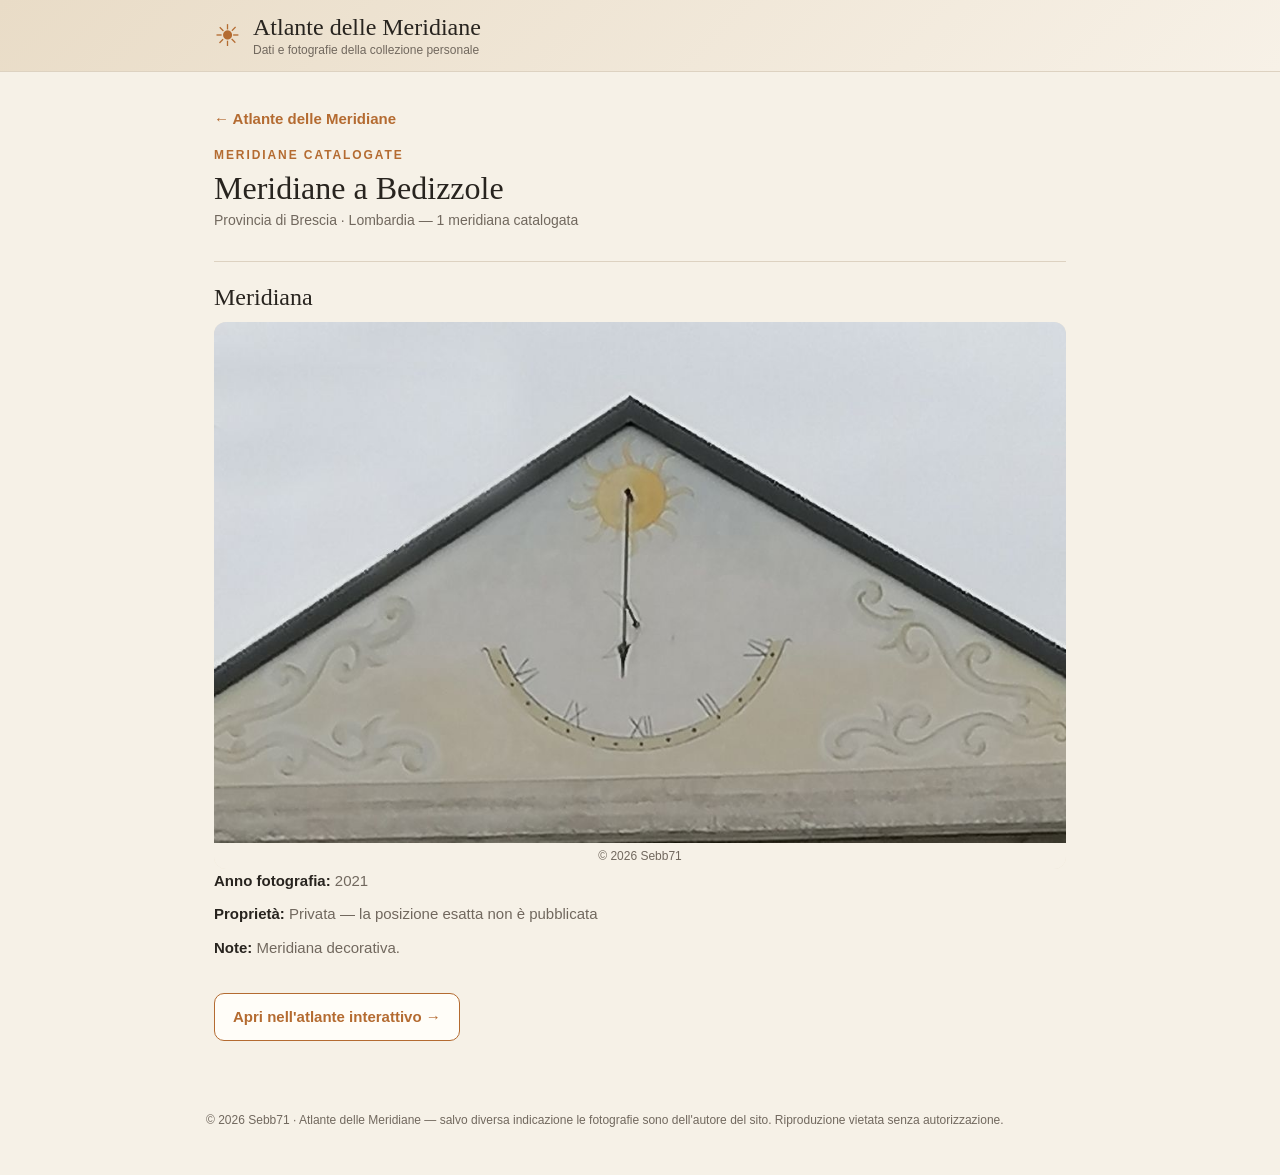
<file: comuni/bedizzole-bs.html>
<!doctype html>
<html lang="it">
<head>
  <meta charset="utf-8">
  <meta name="viewport" content="width=device-width, initial-scale=1">
  <title>Meridiane a Bedizzole (BS) – Atlante delle Meridiane</title>
  <meta name="description" content="1 meridiana catalogata a Bedizzole (BS), provincia di Brescia: fotografie, motti e località.">
  <meta name="robots" content="index, follow">
  <link rel="canonical" href="https://sebb71.github.io/meridiane/comuni/bedizzole-bs.html">
  <meta name="theme-color" content="#e9dcc7">
  <meta property="og:type" content="website">
  <meta property="og:locale" content="it_IT">
  <meta property="og:site_name" content="Atlante delle Meridiane">
  <meta property="og:title" content="Meridiane a Bedizzole (BS) – Atlante delle Meridiane">
  <meta property="og:description" content="1 meridiana catalogata a Bedizzole (BS), provincia di Brescia: fotografie, motti e località.">
  <meta property="og:url" content="https://sebb71.github.io/meridiane/comuni/bedizzole-bs.html">
  <meta property="og:image" content="https://sebb71.github.io/meridiane/catalogo/medie/meridiana_001.jpg">
  <meta name="twitter:card" content="summary_large_image">
  <script type="application/ld+json">{"@context": "https://schema.org", "@type": "CollectionPage", "name": "Meridiane a Bedizzole (BS) – Atlante delle Meridiane", "description": "1 meridiana catalogata a Bedizzole (BS), provincia di Brescia: fotografie, motti e località.", "url": "https://sebb71.github.io/meridiane/comuni/bedizzole-bs.html", "inLanguage": "it", "isPartOf": {"@type": "WebSite", "name": "Atlante delle Meridiane", "url": "https://sebb71.github.io/meridiane/"}}</script>
  <link rel="stylesheet" href="../style.css">
</head>
<body>
  <header class="topbar">
    <a class="brand" href="../index.html" aria-label="Vai all'Atlante delle Meridiane">
      <span class="brand-sun">☀</span>
      <span class="brand-text">
        <strong>Atlante delle Meridiane</strong>
        <small>Dati e fotografie della collezione personale</small>
      </span>
    </a>
  </header>
  <main>
    <a class="back" href="../index.html">← Atlante delle Meridiane</a>
    <p class="eyebrow">MERIDIANE CATALOGATE</p>
    <h1 class="page-title">Meridiane a Bedizzole</h1>
    <p class="muted">Provincia di Brescia · Lombardia — 1 meridiana catalogata</p>
    <article class="sundial-card" id="meridiana-1"><h2>Meridiana</h2><figure class="sundial-figure"><img src="../catalogo/medie/meridiana_001.jpg" alt="Meridiana a Bedizzole" width="1024" height="626"><figcaption>© 2026 Sebb71</figcaption></figure><div class="meta"><div><strong>Anno fotografia:</strong> 2021</div><div><strong>Proprietà:</strong> Privata — la posizione esatta non è pubblicata</div><div><strong>Note:</strong> Meridiana decorativa.</div></div></article>
    <p class="page-cta"><a class="cta-btn" href="../index.html#c=bedizzole-bs">Apri nell'atlante interattivo →</a></p>
  </main>
  <footer>
    <p>© 2026 Sebb71 · Atlante delle Meridiane — salvo diversa indicazione le fotografie sono dell'autore del sito. Riproduzione vietata senza autorizzazione.</p>
  </footer>
</body>
</html>
</file>
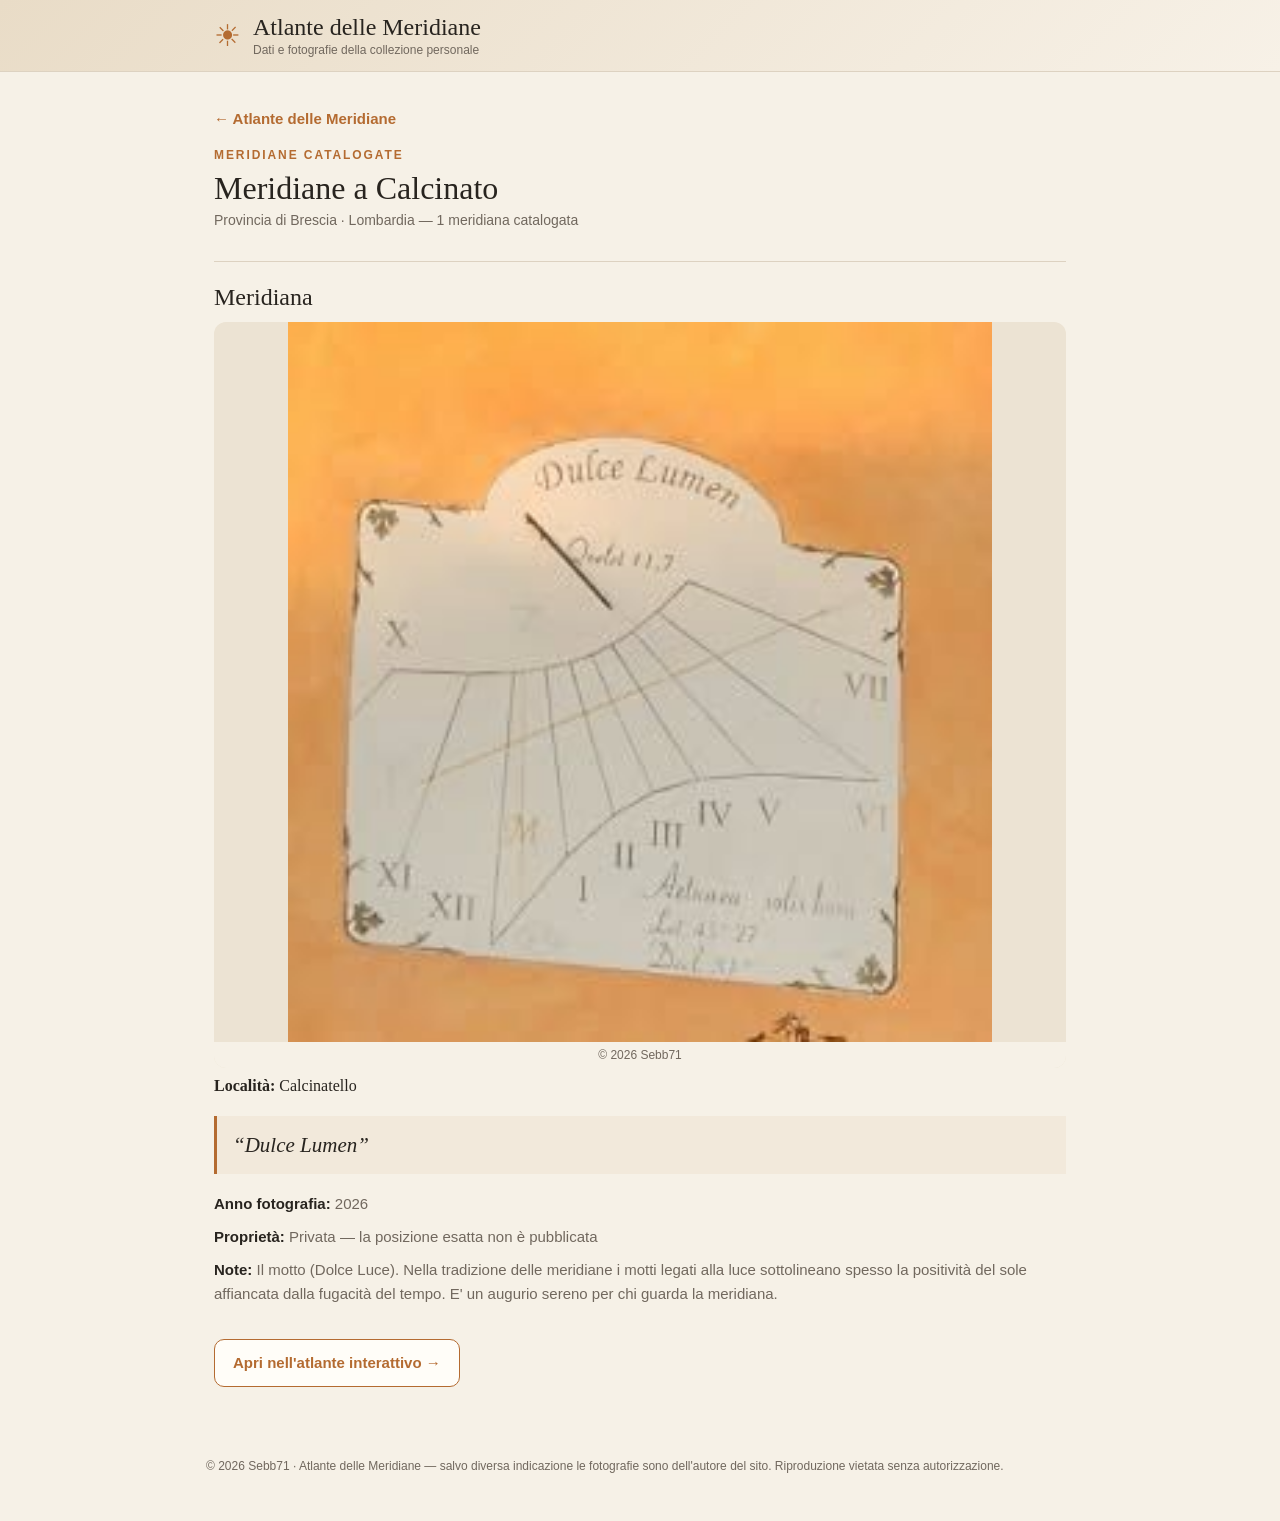
<file: comuni/calcinato-bs.html>
<!doctype html>
<html lang="it">
<head>
  <meta charset="utf-8">
  <meta name="viewport" content="width=device-width, initial-scale=1">
  <title>Meridiane a Calcinato (BS) – Atlante delle Meridiane</title>
  <meta name="description" content="1 meridiana catalogata a Calcinato (BS), provincia di Brescia: fotografie, motti e località.">
  <meta name="robots" content="index, follow">
  <link rel="canonical" href="https://sebb71.github.io/meridiane/comuni/calcinato-bs.html">
  <meta name="theme-color" content="#e9dcc7">
  <meta property="og:type" content="website">
  <meta property="og:locale" content="it_IT">
  <meta property="og:site_name" content="Atlante delle Meridiane">
  <meta property="og:title" content="Meridiane a Calcinato (BS) – Atlante delle Meridiane">
  <meta property="og:description" content="1 meridiana catalogata a Calcinato (BS), provincia di Brescia: fotografie, motti e località.">
  <meta property="og:url" content="https://sebb71.github.io/meridiane/comuni/calcinato-bs.html">
  <meta property="og:image" content="https://sebb71.github.io/meridiane/catalogo/medie/meridiana_010.jpg">
  <meta name="twitter:card" content="summary_large_image">
  <script type="application/ld+json">{"@context": "https://schema.org", "@type": "CollectionPage", "name": "Meridiane a Calcinato (BS) – Atlante delle Meridiane", "description": "1 meridiana catalogata a Calcinato (BS), provincia di Brescia: fotografie, motti e località.", "url": "https://sebb71.github.io/meridiane/comuni/calcinato-bs.html", "inLanguage": "it", "isPartOf": {"@type": "WebSite", "name": "Atlante delle Meridiane", "url": "https://sebb71.github.io/meridiane/"}}</script>
  <link rel="stylesheet" href="../style.css">
</head>
<body>
  <header class="topbar">
    <a class="brand" href="../index.html" aria-label="Vai all'Atlante delle Meridiane">
      <span class="brand-sun">☀</span>
      <span class="brand-text">
        <strong>Atlante delle Meridiane</strong>
        <small>Dati e fotografie della collezione personale</small>
      </span>
    </a>
  </header>
  <main>
    <a class="back" href="../index.html">← Atlante delle Meridiane</a>
    <p class="eyebrow">MERIDIANE CATALOGATE</p>
    <h1 class="page-title">Meridiane a Calcinato</h1>
    <p class="muted">Provincia di Brescia · Lombardia — 1 meridiana catalogata</p>
    <article class="sundial-card" id="meridiana-10"><h2>Meridiana</h2><figure class="sundial-figure"><img src="../catalogo/medie/meridiana_010.jpg" alt="Meridiana a Calcinato, Calcinatello" width="254" height="260"><figcaption>© 2026 Sebb71</figcaption></figure><div class="detail-locality"><strong>Località:</strong> Calcinatello</div><div class="motto">“Dulce Lumen”</div><div class="meta"><div><strong>Anno fotografia:</strong> 2026</div><div><strong>Proprietà:</strong> Privata — la posizione esatta non è pubblicata</div><div><strong>Note:</strong> Il motto (Dolce Luce). Nella tradizione delle meridiane i motti legati alla luce sottolineano spesso la positività del sole affiancata dalla fugacità del tempo. E&#x27; un augurio sereno per chi guarda la meridiana.</div></div></article>
    <p class="page-cta"><a class="cta-btn" href="../index.html#c=calcinato-bs">Apri nell'atlante interattivo →</a></p>
  </main>
  <footer>
    <p>© 2026 Sebb71 · Atlante delle Meridiane — salvo diversa indicazione le fotografie sono dell'autore del sito. Riproduzione vietata senza autorizzazione.</p>
  </footer>
</body>
</html>
</file>
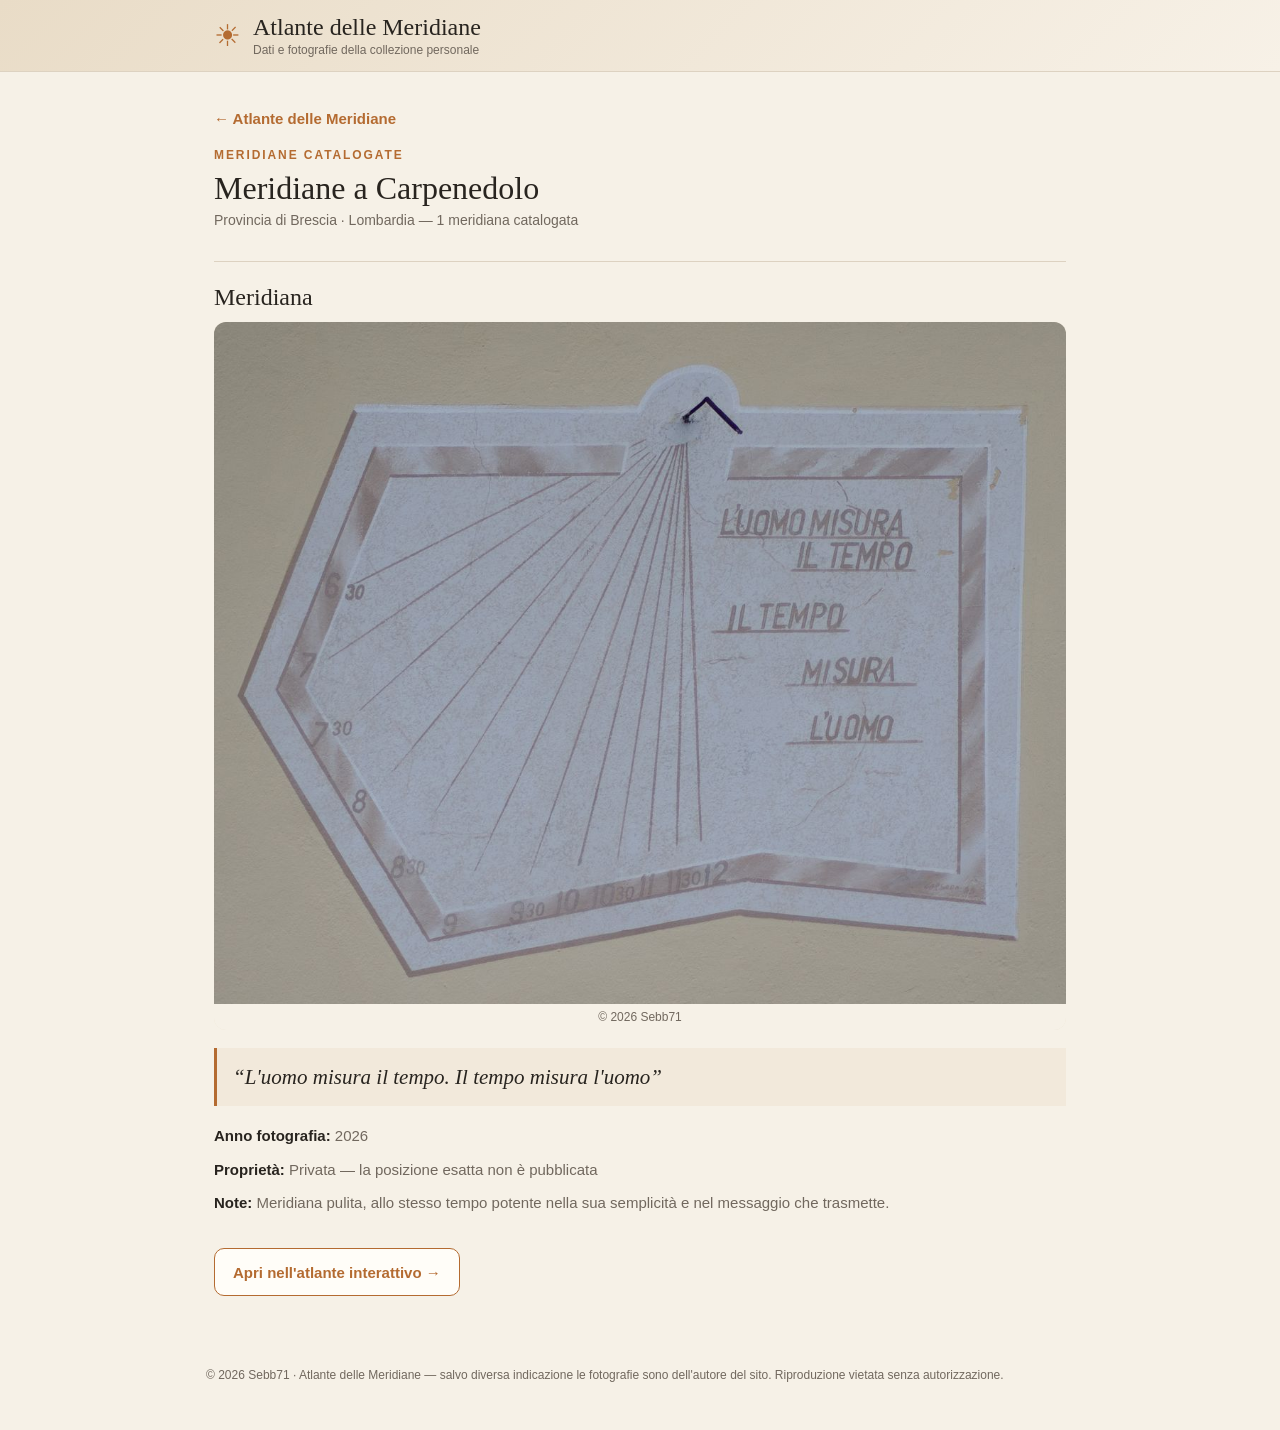
<file: comuni/carpenedolo-bs.html>
<!doctype html>
<html lang="it">
<head>
  <meta charset="utf-8">
  <meta name="viewport" content="width=device-width, initial-scale=1">
  <title>Meridiane a Carpenedolo (BS) – Atlante delle Meridiane</title>
  <meta name="description" content="1 meridiana catalogata a Carpenedolo (BS), provincia di Brescia: fotografie, motti e località.">
  <meta name="robots" content="index, follow">
  <link rel="canonical" href="https://sebb71.github.io/meridiane/comuni/carpenedolo-bs.html">
  <meta name="theme-color" content="#e9dcc7">
  <meta property="og:type" content="website">
  <meta property="og:locale" content="it_IT">
  <meta property="og:site_name" content="Atlante delle Meridiane">
  <meta property="og:title" content="Meridiane a Carpenedolo (BS) – Atlante delle Meridiane">
  <meta property="og:description" content="1 meridiana catalogata a Carpenedolo (BS), provincia di Brescia: fotografie, motti e località.">
  <meta property="og:url" content="https://sebb71.github.io/meridiane/comuni/carpenedolo-bs.html">
  <meta property="og:image" content="https://sebb71.github.io/meridiane/catalogo/medie/meridiana_011.jpg">
  <meta name="twitter:card" content="summary_large_image">
  <script type="application/ld+json">{"@context": "https://schema.org", "@type": "CollectionPage", "name": "Meridiane a Carpenedolo (BS) – Atlante delle Meridiane", "description": "1 meridiana catalogata a Carpenedolo (BS), provincia di Brescia: fotografie, motti e località.", "url": "https://sebb71.github.io/meridiane/comuni/carpenedolo-bs.html", "inLanguage": "it", "isPartOf": {"@type": "WebSite", "name": "Atlante delle Meridiane", "url": "https://sebb71.github.io/meridiane/"}}</script>
  <link rel="stylesheet" href="../style.css">
</head>
<body>
  <header class="topbar">
    <a class="brand" href="../index.html" aria-label="Vai all'Atlante delle Meridiane">
      <span class="brand-sun">☀</span>
      <span class="brand-text">
        <strong>Atlante delle Meridiane</strong>
        <small>Dati e fotografie della collezione personale</small>
      </span>
    </a>
  </header>
  <main>
    <a class="back" href="../index.html">← Atlante delle Meridiane</a>
    <p class="eyebrow">MERIDIANE CATALOGATE</p>
    <h1 class="page-title">Meridiane a Carpenedolo</h1>
    <p class="muted">Provincia di Brescia · Lombardia — 1 meridiana catalogata</p>
    <article class="sundial-card" id="meridiana-11"><h2>Meridiana</h2><figure class="sundial-figure"><img src="../catalogo/medie/meridiana_011.jpg" alt="Meridiana a Carpenedolo" width="1200" height="960"><figcaption>© 2026 Sebb71</figcaption></figure><div class="motto">“L&#x27;uomo misura il tempo. Il tempo misura l&#x27;uomo”</div><div class="meta"><div><strong>Anno fotografia:</strong> 2026</div><div><strong>Proprietà:</strong> Privata — la posizione esatta non è pubblicata</div><div><strong>Note:</strong> Meridiana pulita, allo stesso tempo potente nella sua semplicità e nel messaggio che trasmette.</div></div></article>
    <p class="page-cta"><a class="cta-btn" href="../index.html#c=carpenedolo-bs">Apri nell'atlante interattivo →</a></p>
  </main>
  <footer>
    <p>© 2026 Sebb71 · Atlante delle Meridiane — salvo diversa indicazione le fotografie sono dell'autore del sito. Riproduzione vietata senza autorizzazione.</p>
  </footer>
</body>
</html>
</file>
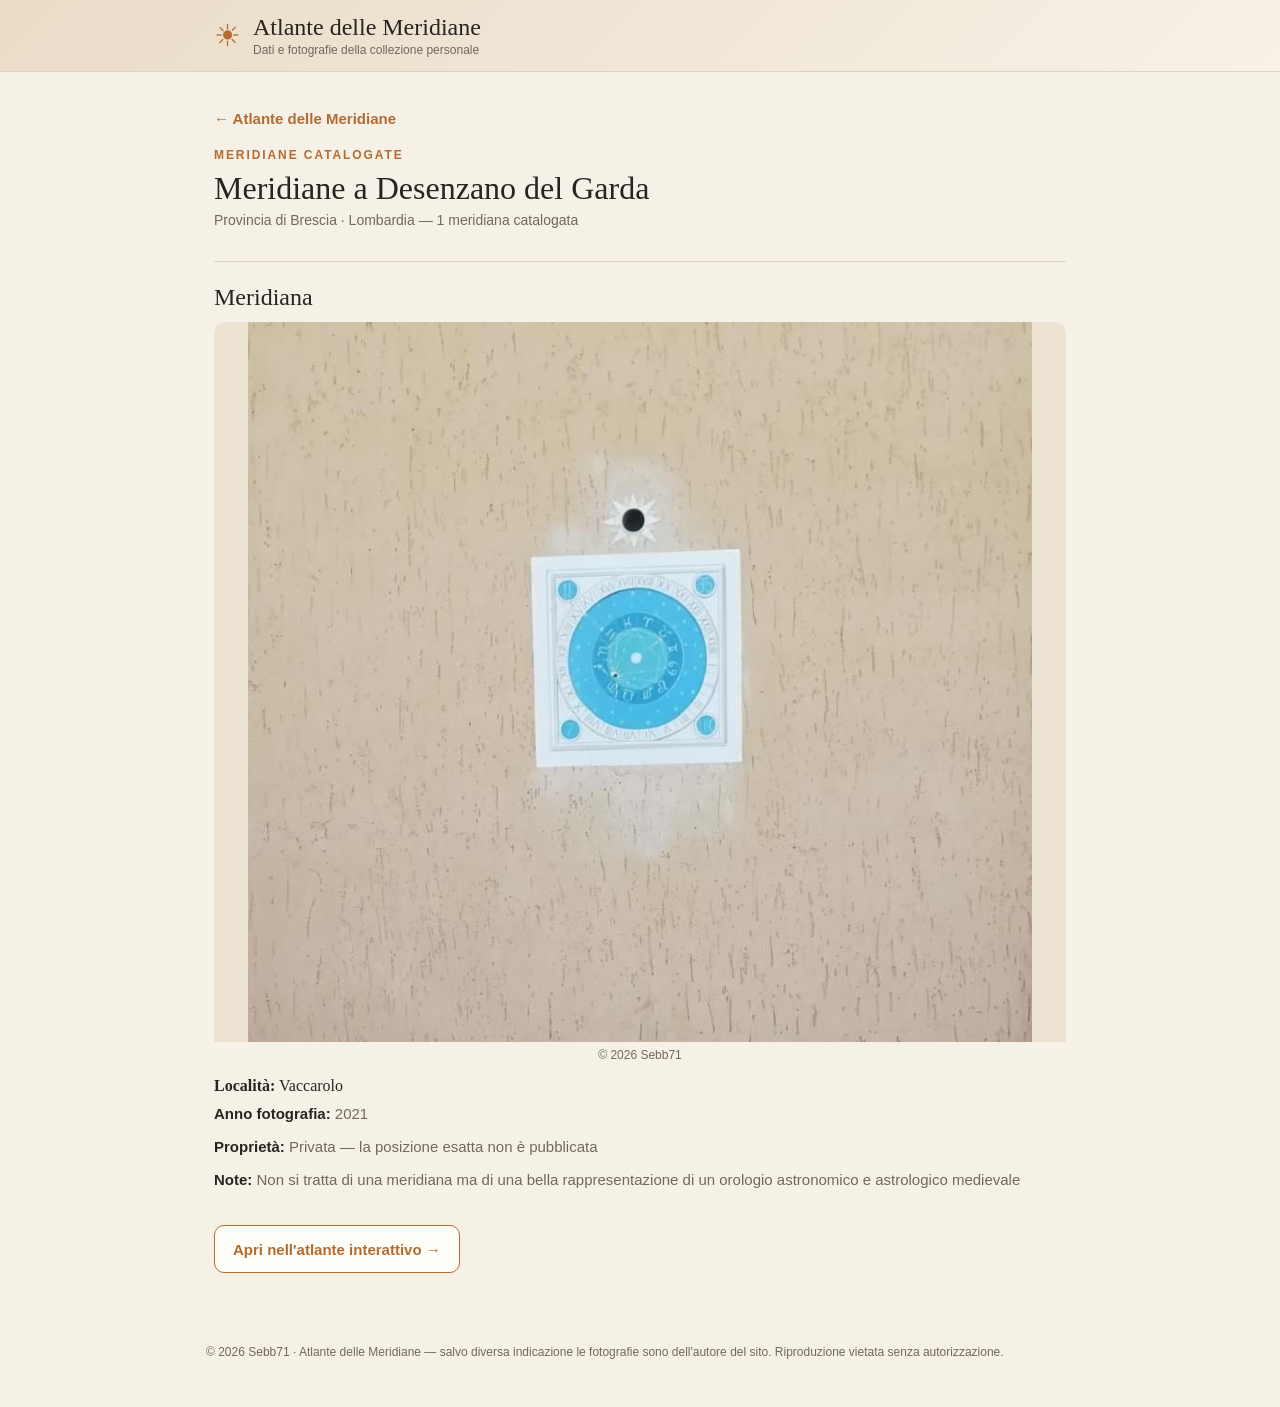
<file: comuni/desenzano-del-garda-bs.html>
<!doctype html>
<html lang="it">
<head>
  <meta charset="utf-8">
  <meta name="viewport" content="width=device-width, initial-scale=1">
  <title>Meridiane a Desenzano del Garda (BS) – Atlante delle Meridiane</title>
  <meta name="description" content="1 meridiana catalogata a Desenzano del Garda (BS), provincia di Brescia: fotografie, motti e località.">
  <meta name="robots" content="index, follow">
  <link rel="canonical" href="https://sebb71.github.io/meridiane/comuni/desenzano-del-garda-bs.html">
  <meta name="theme-color" content="#e9dcc7">
  <meta property="og:type" content="website">
  <meta property="og:locale" content="it_IT">
  <meta property="og:site_name" content="Atlante delle Meridiane">
  <meta property="og:title" content="Meridiane a Desenzano del Garda (BS) – Atlante delle Meridiane">
  <meta property="og:description" content="1 meridiana catalogata a Desenzano del Garda (BS), provincia di Brescia: fotografie, motti e località.">
  <meta property="og:url" content="https://sebb71.github.io/meridiane/comuni/desenzano-del-garda-bs.html">
  <meta property="og:image" content="https://sebb71.github.io/meridiane/catalogo/medie/meridiana_007.jpg">
  <meta name="twitter:card" content="summary_large_image">
  <script type="application/ld+json">{"@context": "https://schema.org", "@type": "CollectionPage", "name": "Meridiane a Desenzano del Garda (BS) – Atlante delle Meridiane", "description": "1 meridiana catalogata a Desenzano del Garda (BS), provincia di Brescia: fotografie, motti e località.", "url": "https://sebb71.github.io/meridiane/comuni/desenzano-del-garda-bs.html", "inLanguage": "it", "isPartOf": {"@type": "WebSite", "name": "Atlante delle Meridiane", "url": "https://sebb71.github.io/meridiane/"}}</script>
  <link rel="stylesheet" href="../style.css">
</head>
<body>
  <header class="topbar">
    <a class="brand" href="../index.html" aria-label="Vai all'Atlante delle Meridiane">
      <span class="brand-sun">☀</span>
      <span class="brand-text">
        <strong>Atlante delle Meridiane</strong>
        <small>Dati e fotografie della collezione personale</small>
      </span>
    </a>
  </header>
  <main>
    <a class="back" href="../index.html">← Atlante delle Meridiane</a>
    <p class="eyebrow">MERIDIANE CATALOGATE</p>
    <h1 class="page-title">Meridiane a Desenzano del Garda</h1>
    <p class="muted">Provincia di Brescia · Lombardia — 1 meridiana catalogata</p>
    <article class="sundial-card" id="meridiana-7"><h2>Meridiana</h2><figure class="sundial-figure"><img src="../catalogo/medie/meridiana_007.jpg" alt="Meridiana a Desenzano del Garda, Vaccarolo" width="837" height="768"><figcaption>© 2026 Sebb71</figcaption></figure><div class="detail-locality"><strong>Località:</strong> Vaccarolo</div><div class="meta"><div><strong>Anno fotografia:</strong> 2021</div><div><strong>Proprietà:</strong> Privata — la posizione esatta non è pubblicata</div><div><strong>Note:</strong> Non si tratta di una meridiana ma di una bella rappresentazione di un orologio astronomico e astrologico medievale</div></div></article>
    <p class="page-cta"><a class="cta-btn" href="../index.html#c=desenzano-del-garda-bs">Apri nell'atlante interattivo →</a></p>
  </main>
  <footer>
    <p>© 2026 Sebb71 · Atlante delle Meridiane — salvo diversa indicazione le fotografie sono dell'autore del sito. Riproduzione vietata senza autorizzazione.</p>
  </footer>
</body>
</html>
</file>
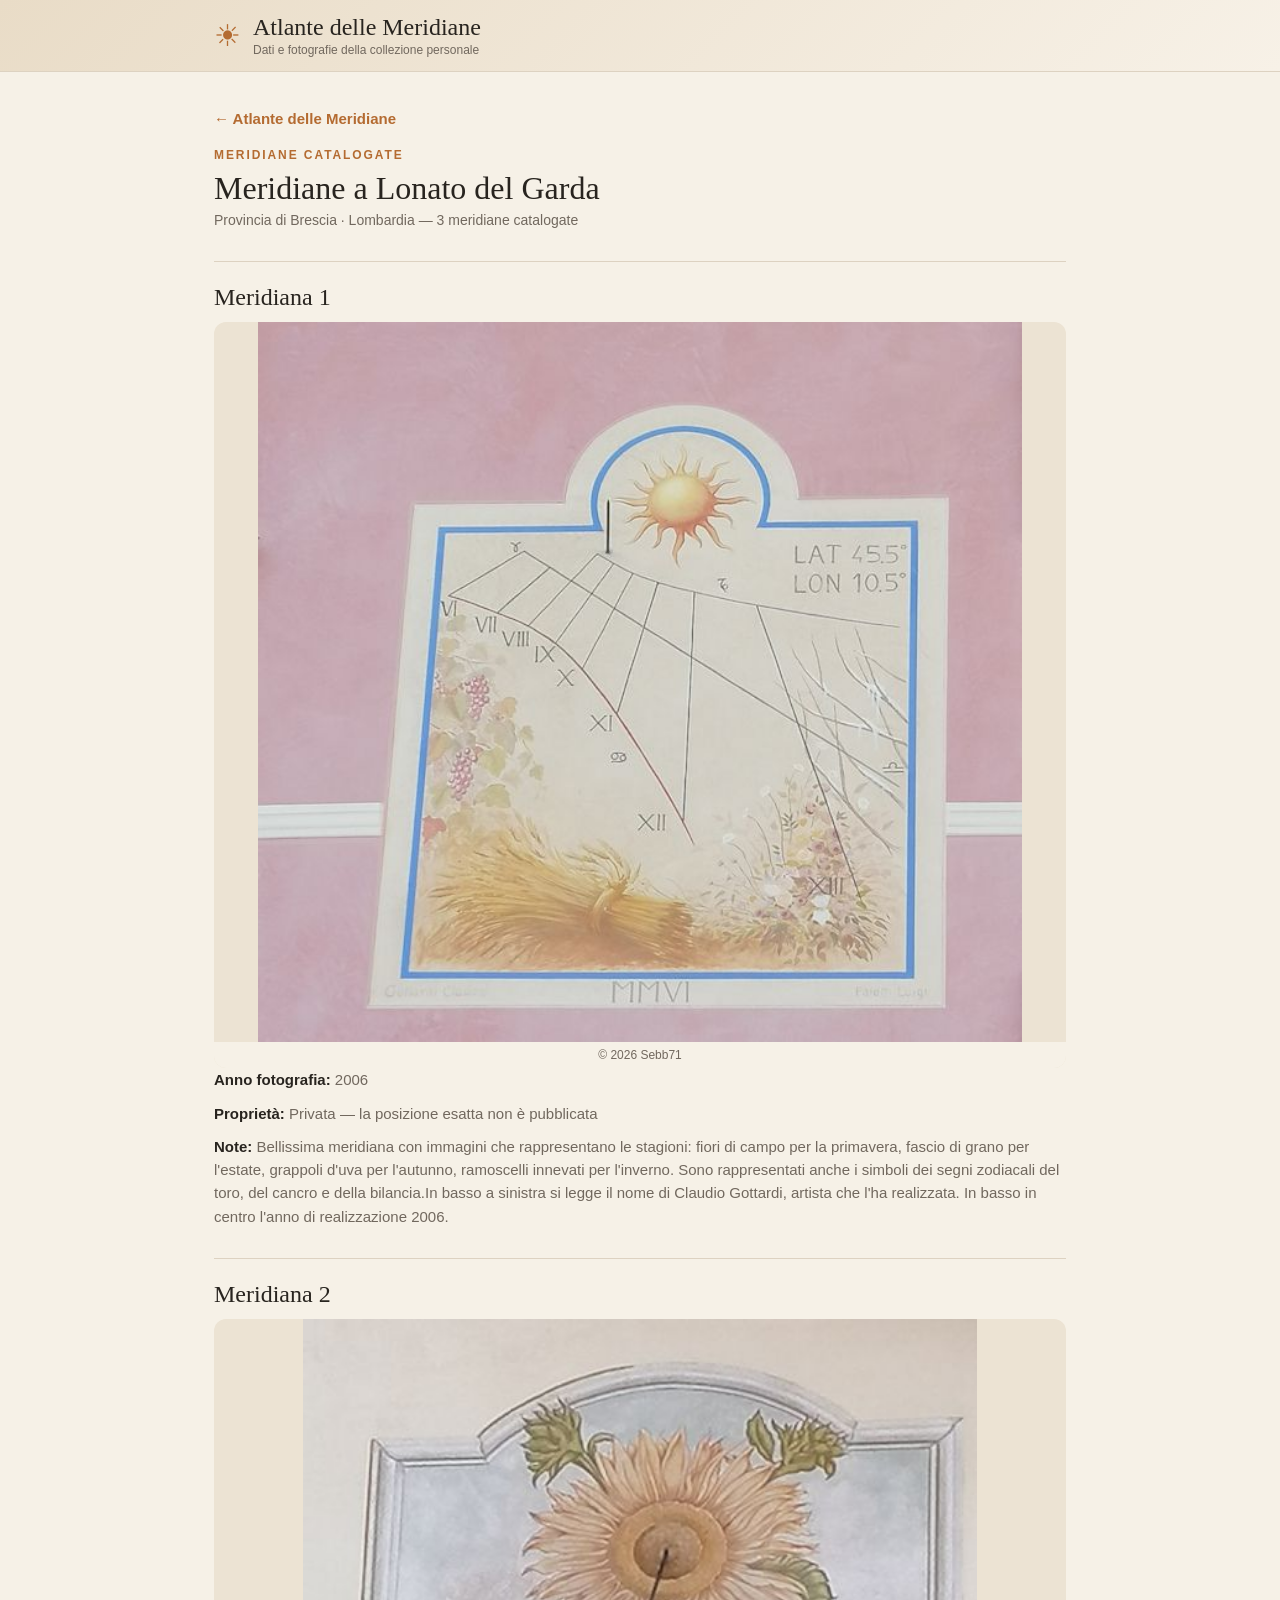
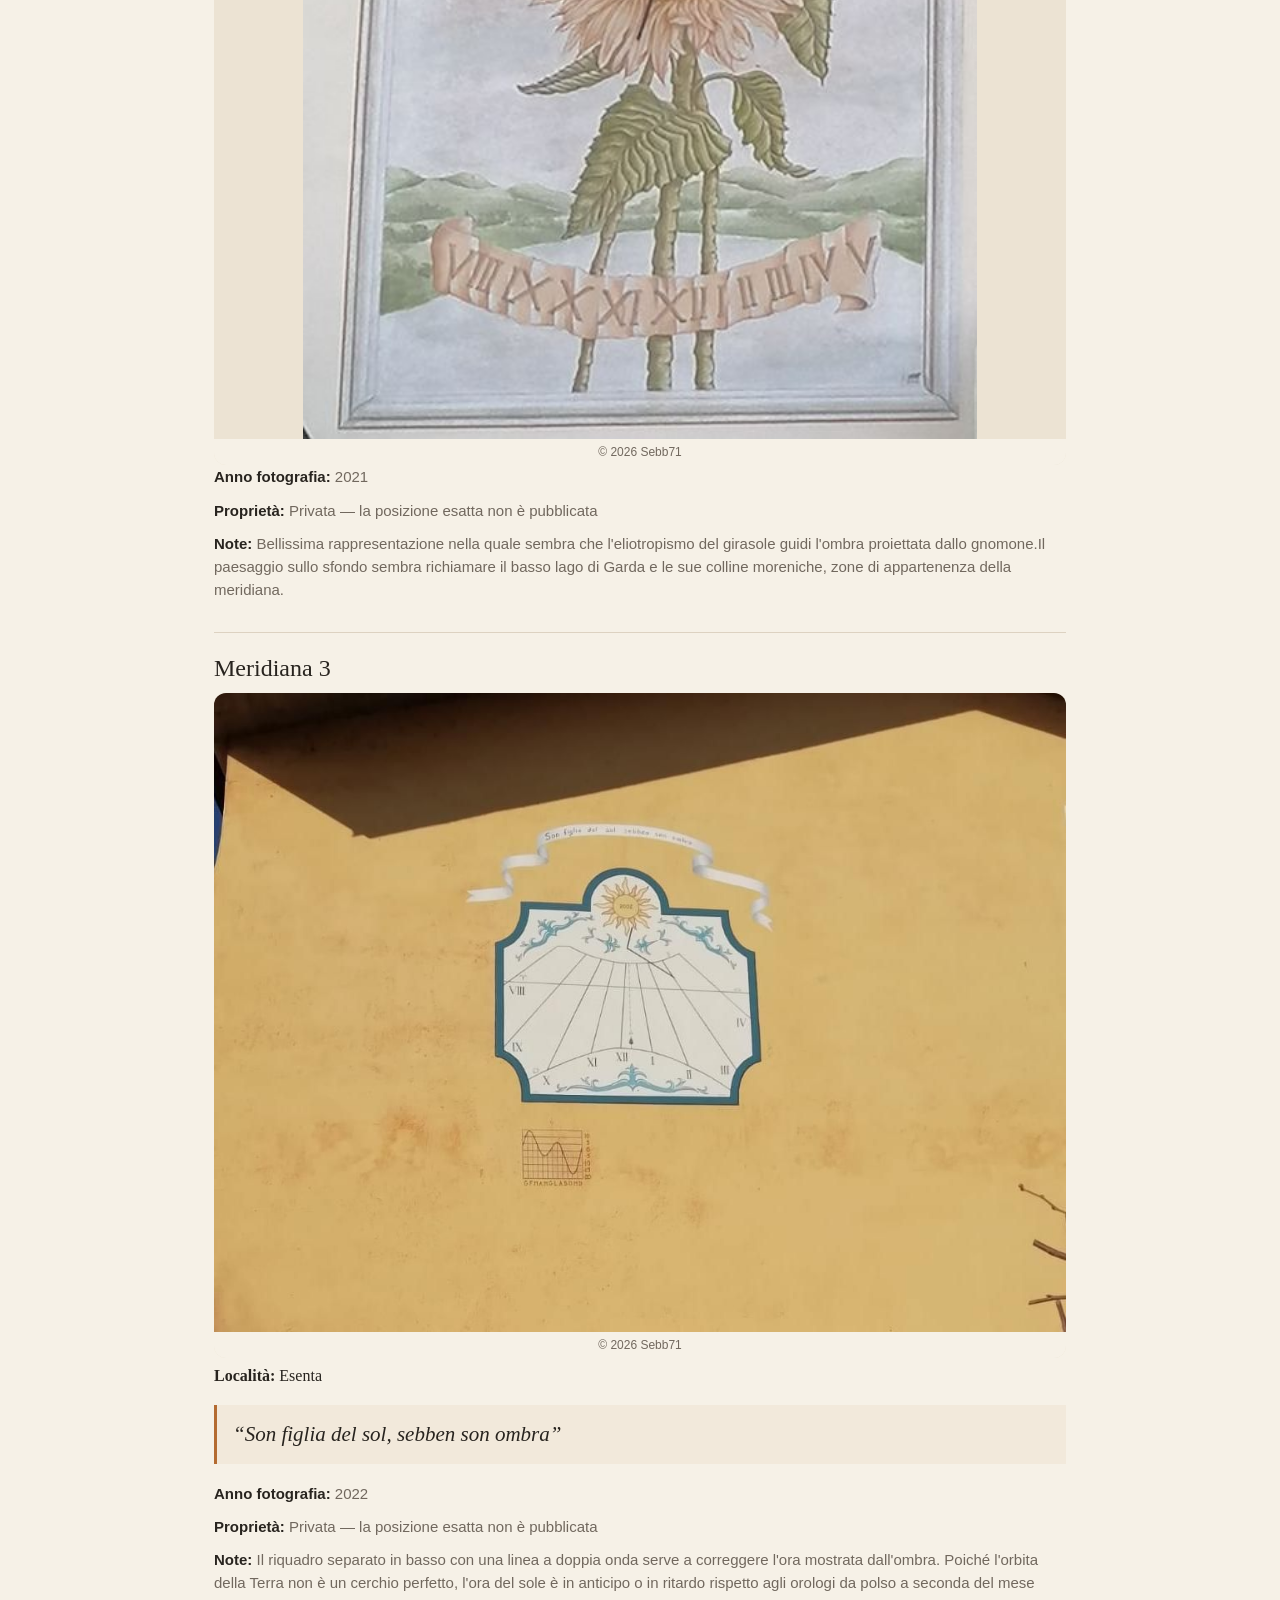
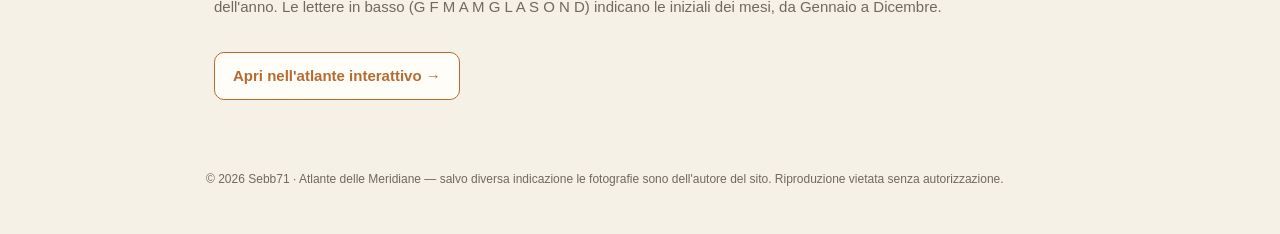
<file: comuni/lonato-del-garda-bs.html>
<!doctype html>
<html lang="it">
<head>
  <meta charset="utf-8">
  <meta name="viewport" content="width=device-width, initial-scale=1">
  <title>Meridiane a Lonato del Garda (BS) – Atlante delle Meridiane</title>
  <meta name="description" content="3 meridiane catalogate a Lonato del Garda (BS), provincia di Brescia: fotografie, motti e località.">
  <meta name="robots" content="index, follow">
  <link rel="canonical" href="https://sebb71.github.io/meridiane/comuni/lonato-del-garda-bs.html">
  <meta name="theme-color" content="#e9dcc7">
  <meta property="og:type" content="website">
  <meta property="og:locale" content="it_IT">
  <meta property="og:site_name" content="Atlante delle Meridiane">
  <meta property="og:title" content="Meridiane a Lonato del Garda (BS) – Atlante delle Meridiane">
  <meta property="og:description" content="3 meridiane catalogate a Lonato del Garda (BS), provincia di Brescia: fotografie, motti e località.">
  <meta property="og:url" content="https://sebb71.github.io/meridiane/comuni/lonato-del-garda-bs.html">
  <meta property="og:image" content="https://sebb71.github.io/meridiane/catalogo/medie/meridiana_002.jpg">
  <meta name="twitter:card" content="summary_large_image">
  <script type="application/ld+json">{"@context": "https://schema.org", "@type": "CollectionPage", "name": "Meridiane a Lonato del Garda (BS) – Atlante delle Meridiane", "description": "3 meridiane catalogate a Lonato del Garda (BS), provincia di Brescia: fotografie, motti e località.", "url": "https://sebb71.github.io/meridiane/comuni/lonato-del-garda-bs.html", "inLanguage": "it", "isPartOf": {"@type": "WebSite", "name": "Atlante delle Meridiane", "url": "https://sebb71.github.io/meridiane/"}}</script>
  <link rel="stylesheet" href="../style.css">
</head>
<body>
  <header class="topbar">
    <a class="brand" href="../index.html" aria-label="Vai all'Atlante delle Meridiane">
      <span class="brand-sun">☀</span>
      <span class="brand-text">
        <strong>Atlante delle Meridiane</strong>
        <small>Dati e fotografie della collezione personale</small>
      </span>
    </a>
  </header>
  <main>
    <a class="back" href="../index.html">← Atlante delle Meridiane</a>
    <p class="eyebrow">MERIDIANE CATALOGATE</p>
    <h1 class="page-title">Meridiane a Lonato del Garda</h1>
    <p class="muted">Provincia di Brescia · Lombardia — 3 meridiane catalogate</p>
    <article class="sundial-card" id="meridiana-2"><h2>Meridiana 1</h2><figure class="sundial-figure"><img src="../catalogo/medie/meridiana_002.jpg" alt="Meridiana a Lonato del Garda" width="618" height="582"><figcaption>© 2026 Sebb71</figcaption></figure><div class="meta"><div><strong>Anno fotografia:</strong> 2006</div><div><strong>Proprietà:</strong> Privata — la posizione esatta non è pubblicata</div><div><strong>Note:</strong> Bellissima meridiana con immagini che rappresentano le stagioni: fiori di campo per la primavera, fascio di grano per l&#x27;estate, grappoli d&#x27;uva per l&#x27;autunno, ramoscelli innevati per l&#x27;inverno. Sono rappresentati anche i simboli dei segni zodiacali del toro, del cancro e della bilancia.In basso a sinistra si legge il nome di Claudio Gottardi, artista che l&#x27;ha realizzata. In basso in centro l&#x27;anno di realizzazione 2006.</div></div></article><article class="sundial-card" id="meridiana-3"><h2>Meridiana 2</h2><figure class="sundial-figure"><img src="../catalogo/medie/meridiana_003.jpg" alt="Meridiana a Lonato del Garda" width="490" height="524" loading="lazy"><figcaption>© 2026 Sebb71</figcaption></figure><div class="meta"><div><strong>Anno fotografia:</strong> 2021</div><div><strong>Proprietà:</strong> Privata — la posizione esatta non è pubblicata</div><div><strong>Note:</strong> Bellissima rappresentazione nella quale sembra che l&#x27;eliotropismo del girasole guidi l&#x27;ombra proiettata dallo gnomone.Il paesaggio sullo sfondo sembra richiamare il basso lago di Garda e le sue colline moreniche, zone di appartenenza della meridiana.</div></div></article><article class="sundial-card" id="meridiana-8"><h2>Meridiana 3</h2><figure class="sundial-figure"><img src="../catalogo/medie/meridiana_008.jpg" alt="Meridiana a Lonato del Garda, Esenta" width="1024" height="768" loading="lazy"><figcaption>© 2026 Sebb71</figcaption></figure><div class="detail-locality"><strong>Località:</strong> Esenta</div><div class="motto">“Son figlia del sol, sebben son ombra”</div><div class="meta"><div><strong>Anno fotografia:</strong> 2022</div><div><strong>Proprietà:</strong> Privata — la posizione esatta non è pubblicata</div><div><strong>Note:</strong> Il riquadro separato in basso con una linea a doppia onda serve a correggere l&#x27;ora mostrata dall&#x27;ombra. Poiché l&#x27;orbita della Terra non è un cerchio perfetto, l&#x27;ora del sole è in anticipo o in ritardo rispetto agli orologi da polso a seconda del mese dell&#x27;anno. Le lettere in basso (G F M A M G L A S O N D) indicano le iniziali dei mesi, da Gennaio a Dicembre.</div></div></article>
    <p class="page-cta"><a class="cta-btn" href="../index.html#c=lonato-del-garda-bs">Apri nell'atlante interattivo →</a></p>
  </main>
  <footer>
    <p>© 2026 Sebb71 · Atlante delle Meridiane — salvo diversa indicazione le fotografie sono dell'autore del sito. Riproduzione vietata senza autorizzazione.</p>
  </footer>
</body>
</html>
</file>
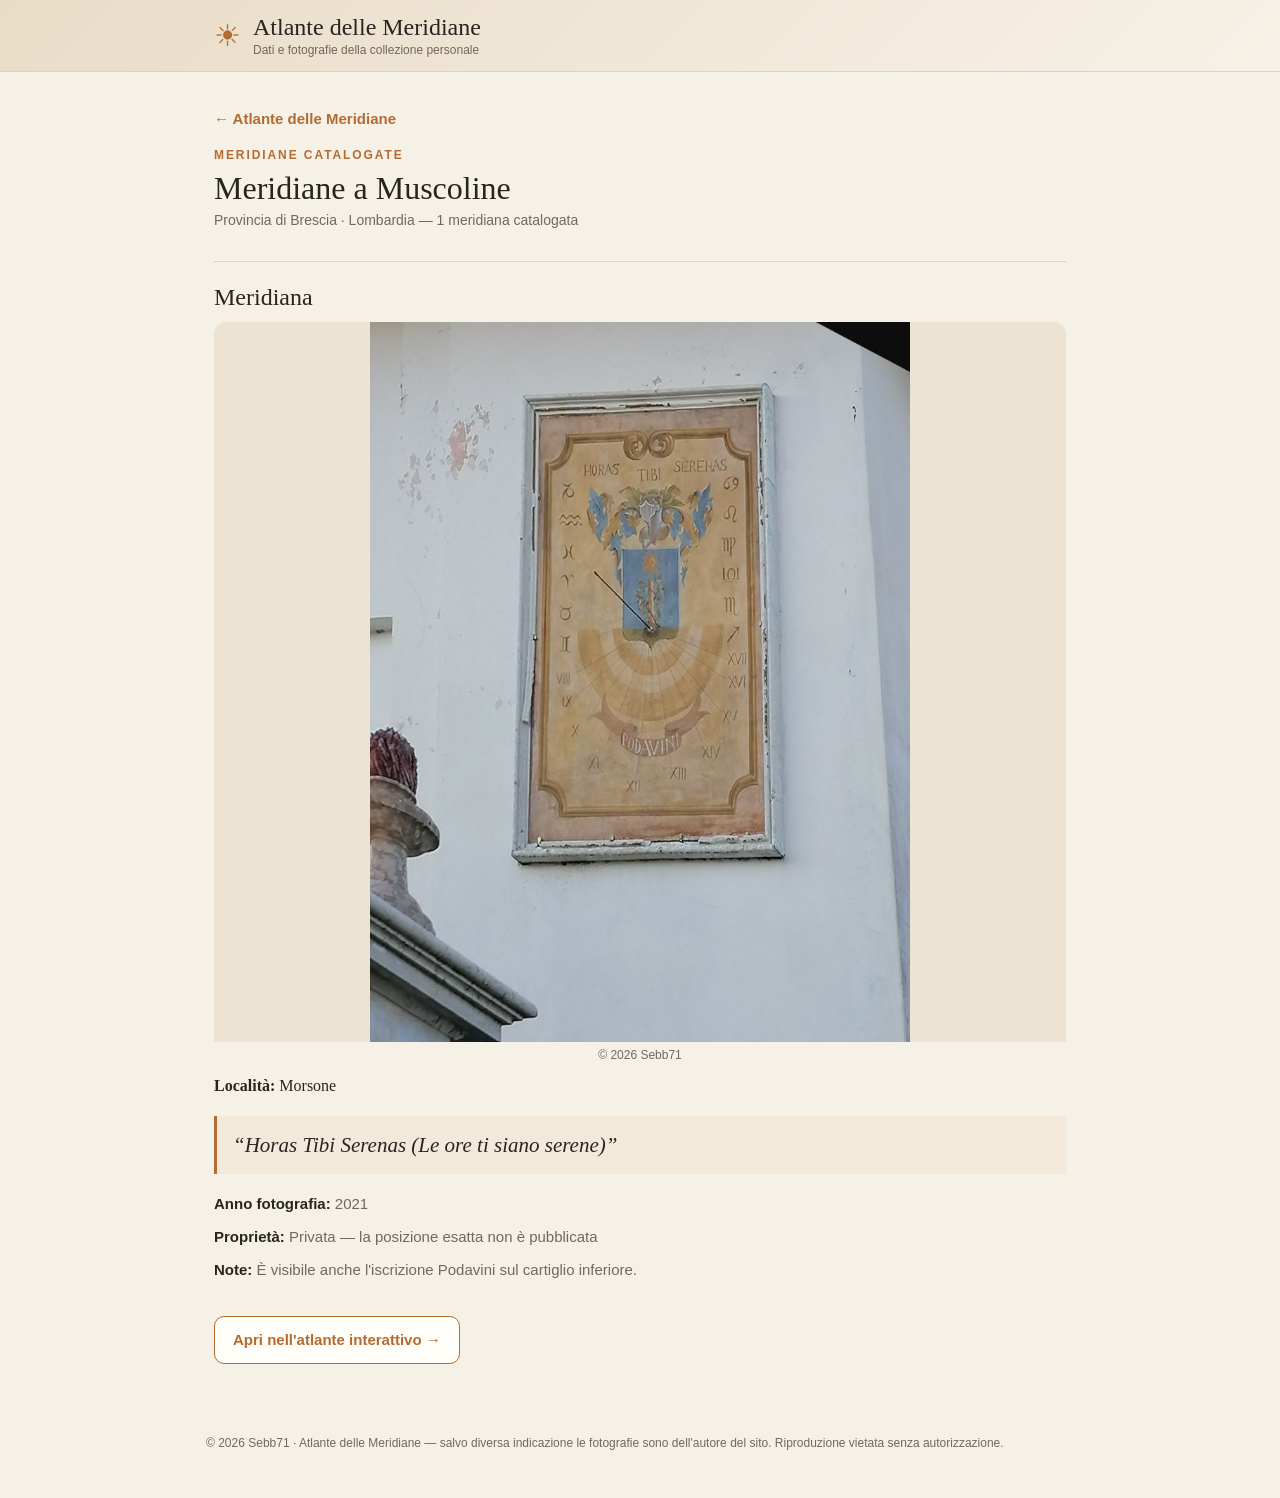
<file: comuni/muscoline-bs.html>
<!doctype html>
<html lang="it">
<head>
  <meta charset="utf-8">
  <meta name="viewport" content="width=device-width, initial-scale=1">
  <title>Meridiane a Muscoline (BS) – Atlante delle Meridiane</title>
  <meta name="description" content="1 meridiana catalogata a Muscoline (BS), provincia di Brescia: fotografie, motti e località.">
  <meta name="robots" content="index, follow">
  <link rel="canonical" href="https://sebb71.github.io/meridiane/comuni/muscoline-bs.html">
  <meta name="theme-color" content="#e9dcc7">
  <meta property="og:type" content="website">
  <meta property="og:locale" content="it_IT">
  <meta property="og:site_name" content="Atlante delle Meridiane">
  <meta property="og:title" content="Meridiane a Muscoline (BS) – Atlante delle Meridiane">
  <meta property="og:description" content="1 meridiana catalogata a Muscoline (BS), provincia di Brescia: fotografie, motti e località.">
  <meta property="og:url" content="https://sebb71.github.io/meridiane/comuni/muscoline-bs.html">
  <meta property="og:image" content="https://sebb71.github.io/meridiane/catalogo/medie/meridiana_005.jpg">
  <meta name="twitter:card" content="summary_large_image">
  <script type="application/ld+json">{"@context": "https://schema.org", "@type": "CollectionPage", "name": "Meridiane a Muscoline (BS) – Atlante delle Meridiane", "description": "1 meridiana catalogata a Muscoline (BS), provincia di Brescia: fotografie, motti e località.", "url": "https://sebb71.github.io/meridiane/comuni/muscoline-bs.html", "inLanguage": "it", "isPartOf": {"@type": "WebSite", "name": "Atlante delle Meridiane", "url": "https://sebb71.github.io/meridiane/"}}</script>
  <link rel="stylesheet" href="../style.css">
</head>
<body>
  <header class="topbar">
    <a class="brand" href="../index.html" aria-label="Vai all'Atlante delle Meridiane">
      <span class="brand-sun">☀</span>
      <span class="brand-text">
        <strong>Atlante delle Meridiane</strong>
        <small>Dati e fotografie della collezione personale</small>
      </span>
    </a>
  </header>
  <main>
    <a class="back" href="../index.html">← Atlante delle Meridiane</a>
    <p class="eyebrow">MERIDIANE CATALOGATE</p>
    <h1 class="page-title">Meridiane a Muscoline</h1>
    <p class="muted">Provincia di Brescia · Lombardia — 1 meridiana catalogata</p>
    <article class="sundial-card" id="meridiana-5"><h2>Meridiana</h2><figure class="sundial-figure"><img src="../catalogo/medie/meridiana_005.jpg" alt="Meridiana a Muscoline, Morsone" width="768" height="1024"><figcaption>© 2026 Sebb71</figcaption></figure><div class="detail-locality"><strong>Località:</strong> Morsone</div><div class="motto">“Horas Tibi Serenas (Le ore ti siano serene)”</div><div class="meta"><div><strong>Anno fotografia:</strong> 2021</div><div><strong>Proprietà:</strong> Privata — la posizione esatta non è pubblicata</div><div><strong>Note:</strong> È visibile anche l&#x27;iscrizione Podavini sul cartiglio inferiore.</div></div></article>
    <p class="page-cta"><a class="cta-btn" href="../index.html#c=muscoline-bs">Apri nell'atlante interattivo →</a></p>
  </main>
  <footer>
    <p>© 2026 Sebb71 · Atlante delle Meridiane — salvo diversa indicazione le fotografie sono dell'autore del sito. Riproduzione vietata senza autorizzazione.</p>
  </footer>
</body>
</html>
</file>
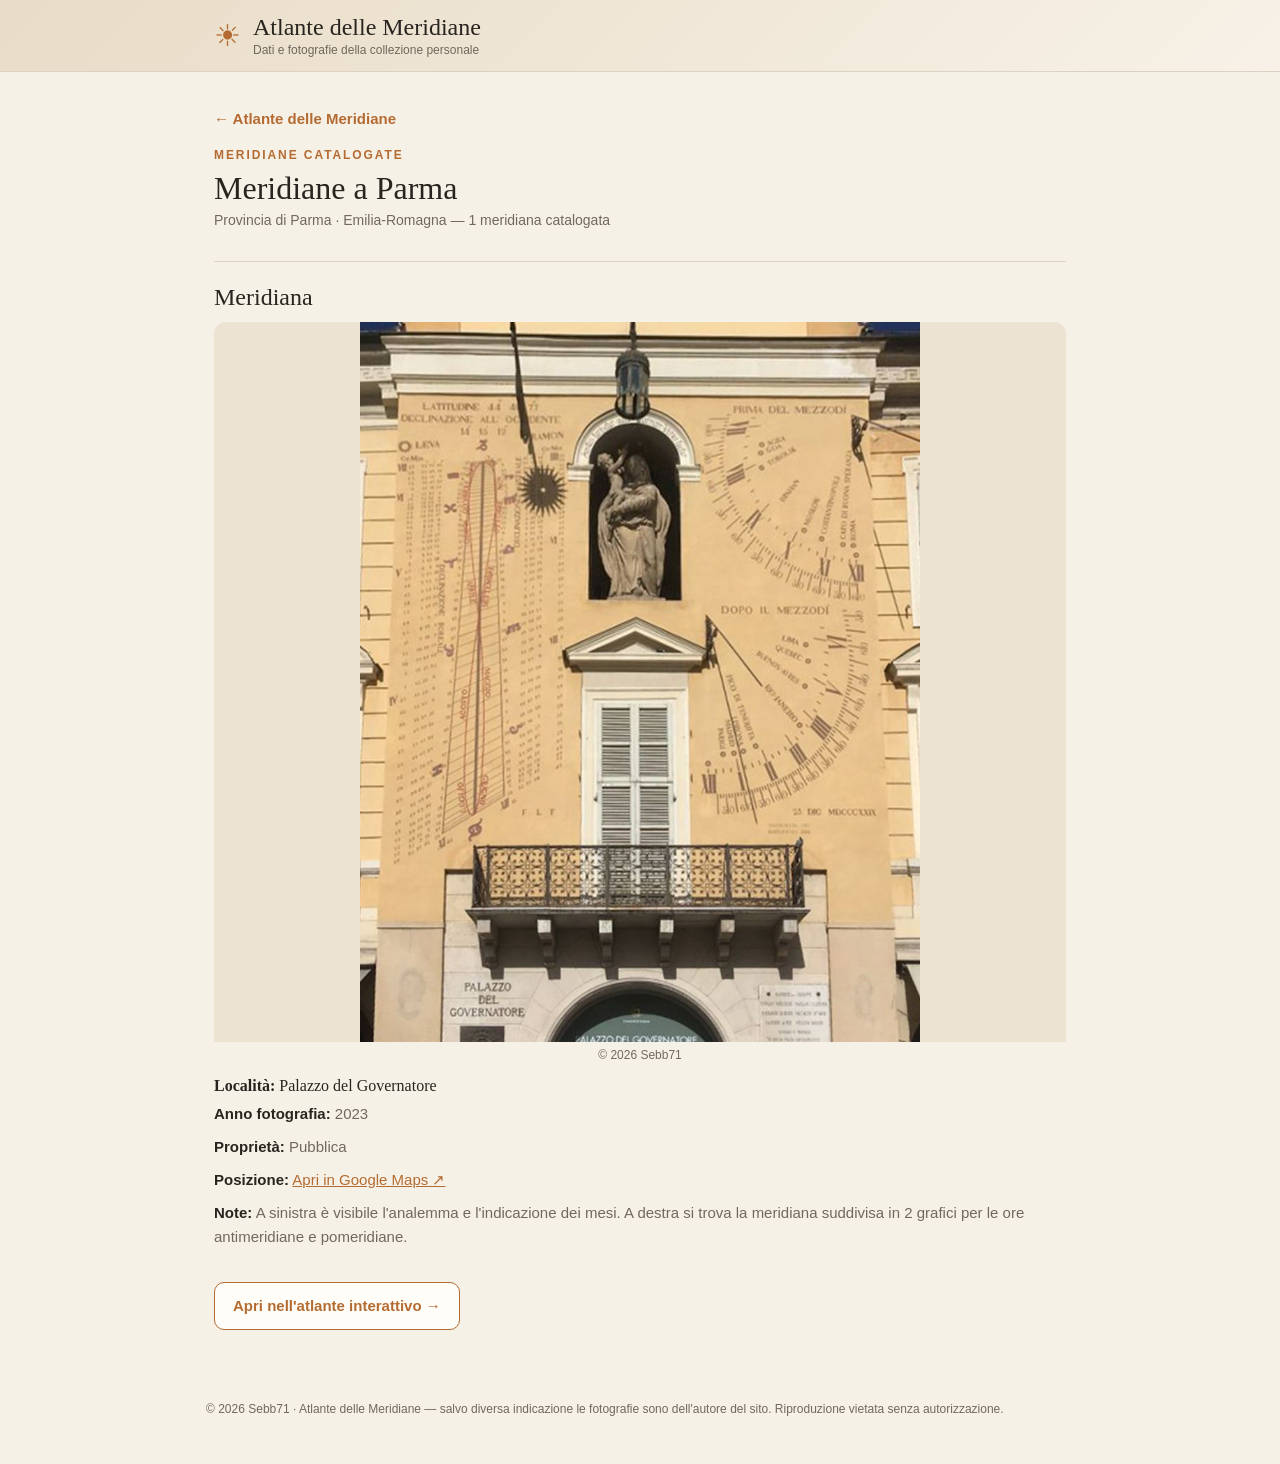
<file: comuni/parma-pr.html>
<!doctype html>
<html lang="it">
<head>
  <meta charset="utf-8">
  <meta name="viewport" content="width=device-width, initial-scale=1">
  <title>Meridiane a Parma (PR) – Atlante delle Meridiane</title>
  <meta name="description" content="1 meridiana catalogata a Parma (PR), provincia di Parma: fotografie, motti e località.">
  <meta name="robots" content="index, follow">
  <link rel="canonical" href="https://sebb71.github.io/meridiane/comuni/parma-pr.html">
  <meta name="theme-color" content="#e9dcc7">
  <meta property="og:type" content="website">
  <meta property="og:locale" content="it_IT">
  <meta property="og:site_name" content="Atlante delle Meridiane">
  <meta property="og:title" content="Meridiane a Parma (PR) – Atlante delle Meridiane">
  <meta property="og:description" content="1 meridiana catalogata a Parma (PR), provincia di Parma: fotografie, motti e località.">
  <meta property="og:url" content="https://sebb71.github.io/meridiane/comuni/parma-pr.html">
  <meta property="og:image" content="https://sebb71.github.io/meridiane/catalogo/medie/meridiana_012.jpg">
  <meta name="twitter:card" content="summary_large_image">
  <script type="application/ld+json">{"@context": "https://schema.org", "@type": "CollectionPage", "name": "Meridiane a Parma (PR) – Atlante delle Meridiane", "description": "1 meridiana catalogata a Parma (PR), provincia di Parma: fotografie, motti e località.", "url": "https://sebb71.github.io/meridiane/comuni/parma-pr.html", "inLanguage": "it", "isPartOf": {"@type": "WebSite", "name": "Atlante delle Meridiane", "url": "https://sebb71.github.io/meridiane/"}}</script>
  <link rel="stylesheet" href="../style.css">
</head>
<body>
  <header class="topbar">
    <a class="brand" href="../index.html" aria-label="Vai all'Atlante delle Meridiane">
      <span class="brand-sun">☀</span>
      <span class="brand-text">
        <strong>Atlante delle Meridiane</strong>
        <small>Dati e fotografie della collezione personale</small>
      </span>
    </a>
  </header>
  <main>
    <a class="back" href="../index.html">← Atlante delle Meridiane</a>
    <p class="eyebrow">MERIDIANE CATALOGATE</p>
    <h1 class="page-title">Meridiane a Parma</h1>
    <p class="muted">Provincia di Parma · Emilia-Romagna — 1 meridiana catalogata</p>
    <article class="sundial-card" id="meridiana-12"><h2>Meridiana</h2><figure class="sundial-figure"><img src="../catalogo/medie/meridiana_012.jpg" alt="Meridiana a Parma, Palazzo del Governatore" width="802" height="1031"><figcaption>© 2026 Sebb71</figcaption></figure><div class="detail-locality"><strong>Località:</strong> Palazzo del Governatore</div><div class="meta"><div><strong>Anno fotografia:</strong> 2023</div><div><strong>Proprietà:</strong> Pubblica</div><div><strong>Posizione:</strong> <a href="https://maps.app.goo.gl/VTfzM7THEGHhfjvx5" target="_blank" rel="noopener noreferrer">Apri in Google Maps ↗</a></div><div><strong>Note:</strong> A sinistra è visibile l&#x27;analemma e l&#x27;indicazione dei mesi. A destra si trova la meridiana suddivisa in 2 grafici per le ore antimeridiane e pomeridiane.</div></div></article>
    <p class="page-cta"><a class="cta-btn" href="../index.html#c=parma-pr">Apri nell'atlante interattivo →</a></p>
  </main>
  <footer>
    <p>© 2026 Sebb71 · Atlante delle Meridiane — salvo diversa indicazione le fotografie sono dell'autore del sito. Riproduzione vietata senza autorizzazione.</p>
  </footer>
</body>
</html>
</file>
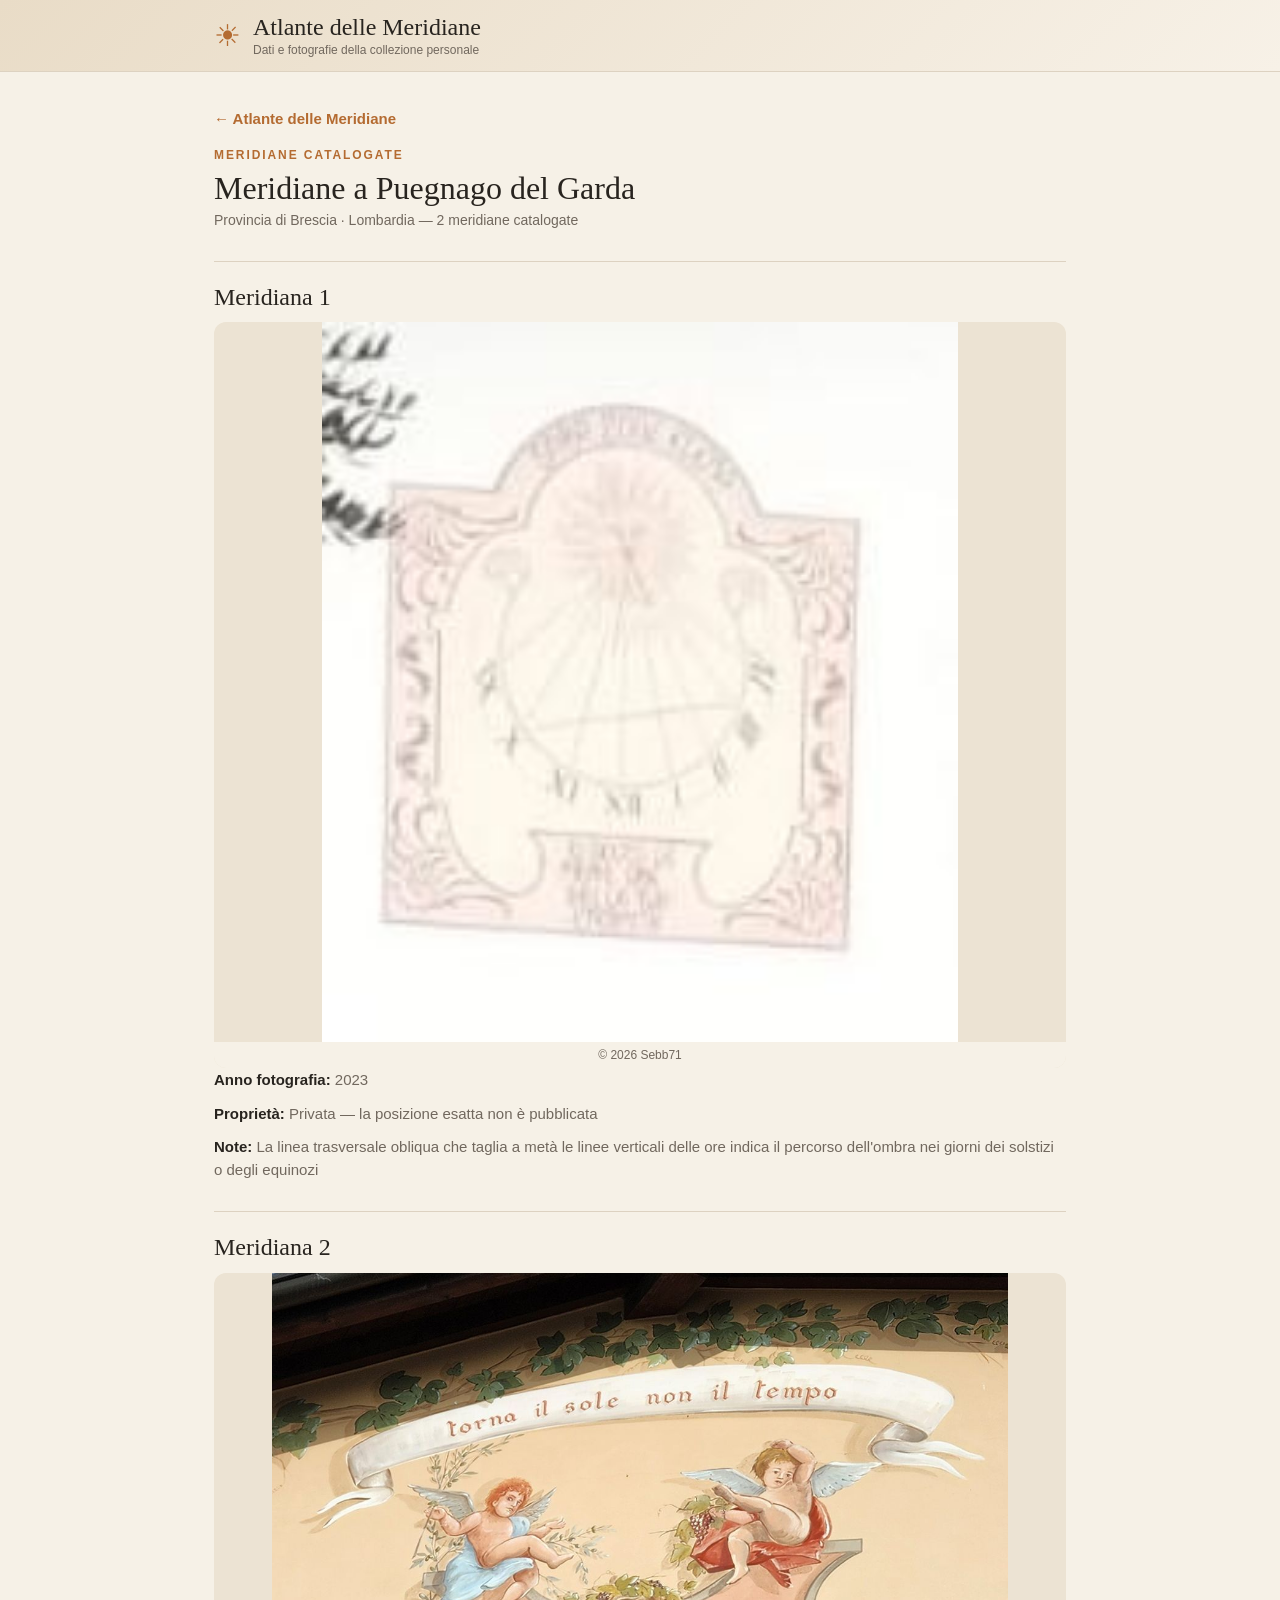
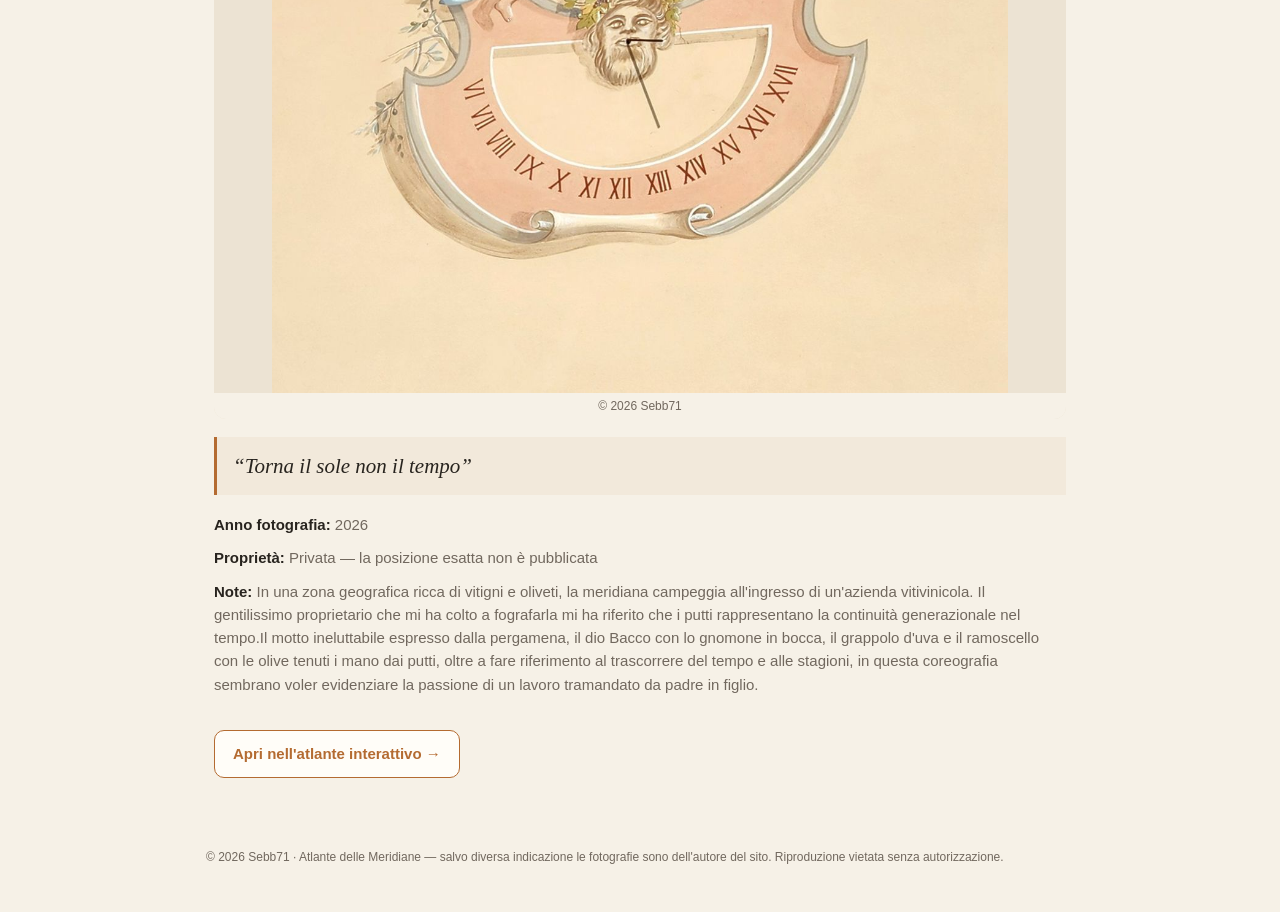
<file: comuni/puegnago-del-garda-bs.html>
<!doctype html>
<html lang="it">
<head>
  <meta charset="utf-8">
  <meta name="viewport" content="width=device-width, initial-scale=1">
  <title>Meridiane a Puegnago del Garda (BS) – Atlante delle Meridiane</title>
  <meta name="description" content="2 meridiane catalogate a Puegnago del Garda (BS), provincia di Brescia: fotografie, motti e località.">
  <meta name="robots" content="index, follow">
  <link rel="canonical" href="https://sebb71.github.io/meridiane/comuni/puegnago-del-garda-bs.html">
  <meta name="theme-color" content="#e9dcc7">
  <meta property="og:type" content="website">
  <meta property="og:locale" content="it_IT">
  <meta property="og:site_name" content="Atlante delle Meridiane">
  <meta property="og:title" content="Meridiane a Puegnago del Garda (BS) – Atlante delle Meridiane">
  <meta property="og:description" content="2 meridiane catalogate a Puegnago del Garda (BS), provincia di Brescia: fotografie, motti e località.">
  <meta property="og:url" content="https://sebb71.github.io/meridiane/comuni/puegnago-del-garda-bs.html">
  <meta property="og:image" content="https://sebb71.github.io/meridiane/catalogo/medie/meridiana_006.jpg">
  <meta name="twitter:card" content="summary_large_image">
  <script type="application/ld+json">{"@context": "https://schema.org", "@type": "CollectionPage", "name": "Meridiane a Puegnago del Garda (BS) – Atlante delle Meridiane", "description": "2 meridiane catalogate a Puegnago del Garda (BS), provincia di Brescia: fotografie, motti e località.", "url": "https://sebb71.github.io/meridiane/comuni/puegnago-del-garda-bs.html", "inLanguage": "it", "isPartOf": {"@type": "WebSite", "name": "Atlante delle Meridiane", "url": "https://sebb71.github.io/meridiane/"}}</script>
  <link rel="stylesheet" href="../style.css">
</head>
<body>
  <header class="topbar">
    <a class="brand" href="../index.html" aria-label="Vai all'Atlante delle Meridiane">
      <span class="brand-sun">☀</span>
      <span class="brand-text">
        <strong>Atlante delle Meridiane</strong>
        <small>Dati e fotografie della collezione personale</small>
      </span>
    </a>
  </header>
  <main>
    <a class="back" href="../index.html">← Atlante delle Meridiane</a>
    <p class="eyebrow">MERIDIANE CATALOGATE</p>
    <h1 class="page-title">Meridiane a Puegnago del Garda</h1>
    <p class="muted">Provincia di Brescia · Lombardia — 2 meridiane catalogate</p>
    <article class="sundial-card" id="meridiana-6"><h2>Meridiana 1</h2><figure class="sundial-figure"><img src="../catalogo/medie/meridiana_006.jpg" alt="Meridiana a Puegnago del Garda" width="182" height="206"><figcaption>© 2026 Sebb71</figcaption></figure><div class="meta"><div><strong>Anno fotografia:</strong> 2023</div><div><strong>Proprietà:</strong> Privata — la posizione esatta non è pubblicata</div><div><strong>Note:</strong> La linea trasversale obliqua che taglia a metà le linee verticali delle ore indica il percorso dell&#x27;ombra nei giorni dei solstizi o degli equinozi</div></div></article><article class="sundial-card" id="meridiana-13"><h2>Meridiana 2</h2><figure class="sundial-figure"><img src="../catalogo/medie/meridiana_013.jpg" alt="Meridiana a Puegnago del Garda" width="1200" height="1173" loading="lazy"><figcaption>© 2026 Sebb71</figcaption></figure><div class="motto">“Torna il sole non il tempo”</div><div class="meta"><div><strong>Anno fotografia:</strong> 2026</div><div><strong>Proprietà:</strong> Privata — la posizione esatta non è pubblicata</div><div><strong>Note:</strong> In una zona geografica ricca di vitigni e oliveti, la meridiana campeggia all&#x27;ingresso di un&#x27;azienda vitivinicola. Il gentilissimo proprietario che mi ha colto a fografarla mi ha riferito che i putti rappresentano la continuità generazionale nel tempo.Il motto ineluttabile espresso dalla pergamena, il dio Bacco con lo gnomone in bocca, il grappolo d&#x27;uva e il ramoscello con le olive tenuti i mano dai putti, oltre a fare riferimento al trascorrere del tempo e alle stagioni, in questa coreografia sembrano voler evidenziare la passione di un lavoro tramandato da padre in figlio.</div></div></article>
    <p class="page-cta"><a class="cta-btn" href="../index.html#c=puegnago-del-garda-bs">Apri nell'atlante interattivo →</a></p>
  </main>
  <footer>
    <p>© 2026 Sebb71 · Atlante delle Meridiane — salvo diversa indicazione le fotografie sono dell'autore del sito. Riproduzione vietata senza autorizzazione.</p>
  </footer>
</body>
</html>
</file>
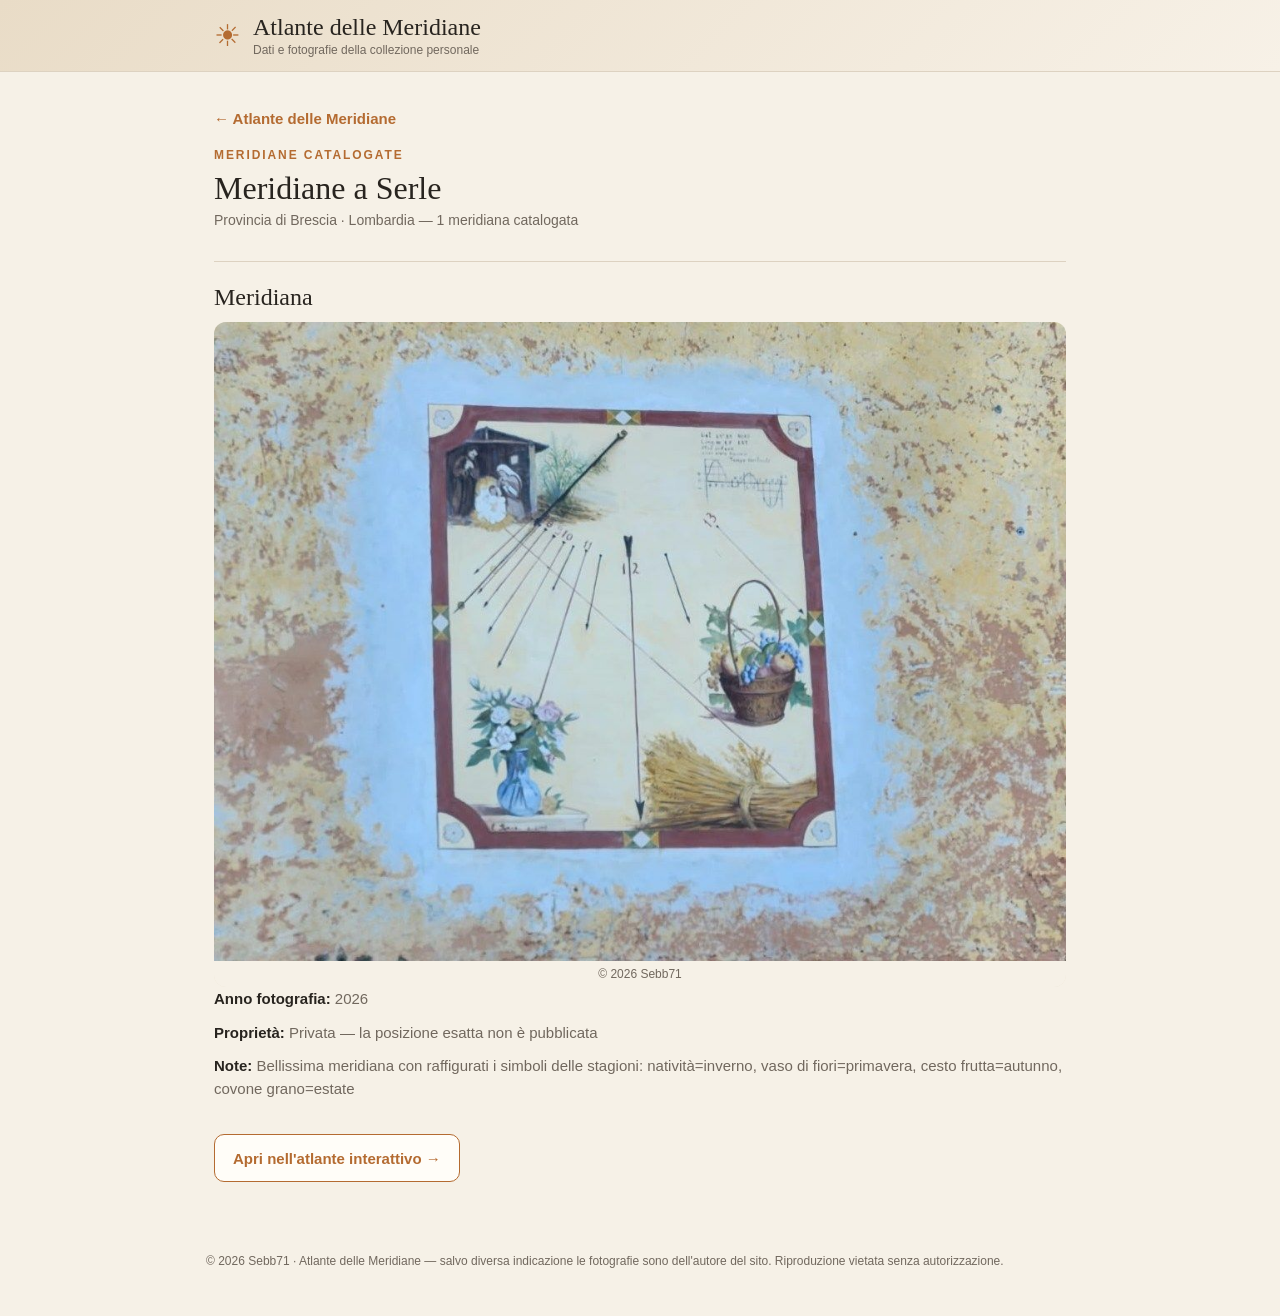
<file: comuni/serle-bs.html>
<!doctype html>
<html lang="it">
<head>
  <meta charset="utf-8">
  <meta name="viewport" content="width=device-width, initial-scale=1">
  <title>Meridiane a Serle (BS) – Atlante delle Meridiane</title>
  <meta name="description" content="1 meridiana catalogata a Serle (BS), provincia di Brescia: fotografie, motti e località.">
  <meta name="robots" content="index, follow">
  <link rel="canonical" href="https://sebb71.github.io/meridiane/comuni/serle-bs.html">
  <meta name="theme-color" content="#e9dcc7">
  <meta property="og:type" content="website">
  <meta property="og:locale" content="it_IT">
  <meta property="og:site_name" content="Atlante delle Meridiane">
  <meta property="og:title" content="Meridiane a Serle (BS) – Atlante delle Meridiane">
  <meta property="og:description" content="1 meridiana catalogata a Serle (BS), provincia di Brescia: fotografie, motti e località.">
  <meta property="og:url" content="https://sebb71.github.io/meridiane/comuni/serle-bs.html">
  <meta property="og:image" content="https://sebb71.github.io/meridiane/catalogo/medie/meridiana_009.jpg">
  <meta name="twitter:card" content="summary_large_image">
  <script type="application/ld+json">{"@context": "https://schema.org", "@type": "CollectionPage", "name": "Meridiane a Serle (BS) – Atlante delle Meridiane", "description": "1 meridiana catalogata a Serle (BS), provincia di Brescia: fotografie, motti e località.", "url": "https://sebb71.github.io/meridiane/comuni/serle-bs.html", "inLanguage": "it", "isPartOf": {"@type": "WebSite", "name": "Atlante delle Meridiane", "url": "https://sebb71.github.io/meridiane/"}}</script>
  <link rel="stylesheet" href="../style.css">
</head>
<body>
  <header class="topbar">
    <a class="brand" href="../index.html" aria-label="Vai all'Atlante delle Meridiane">
      <span class="brand-sun">☀</span>
      <span class="brand-text">
        <strong>Atlante delle Meridiane</strong>
        <small>Dati e fotografie della collezione personale</small>
      </span>
    </a>
  </header>
  <main>
    <a class="back" href="../index.html">← Atlante delle Meridiane</a>
    <p class="eyebrow">MERIDIANE CATALOGATE</p>
    <h1 class="page-title">Meridiane a Serle</h1>
    <p class="muted">Provincia di Brescia · Lombardia — 1 meridiana catalogata</p>
    <article class="sundial-card" id="meridiana-9"><h2>Meridiana</h2><figure class="sundial-figure"><img src="../catalogo/medie/meridiana_009.jpg" alt="Meridiana a Serle" width="1024" height="768"><figcaption>© 2026 Sebb71</figcaption></figure><div class="meta"><div><strong>Anno fotografia:</strong> 2026</div><div><strong>Proprietà:</strong> Privata — la posizione esatta non è pubblicata</div><div><strong>Note:</strong> Bellissima meridiana con raffigurati i simboli delle stagioni: natività=inverno, vaso di fiori=primavera, cesto frutta=autunno, covone grano=estate</div></div></article>
    <p class="page-cta"><a class="cta-btn" href="../index.html#c=serle-bs">Apri nell'atlante interattivo →</a></p>
  </main>
  <footer>
    <p>© 2026 Sebb71 · Atlante delle Meridiane — salvo diversa indicazione le fotografie sono dell'autore del sito. Riproduzione vietata senza autorizzazione.</p>
  </footer>
</body>
</html>
</file>
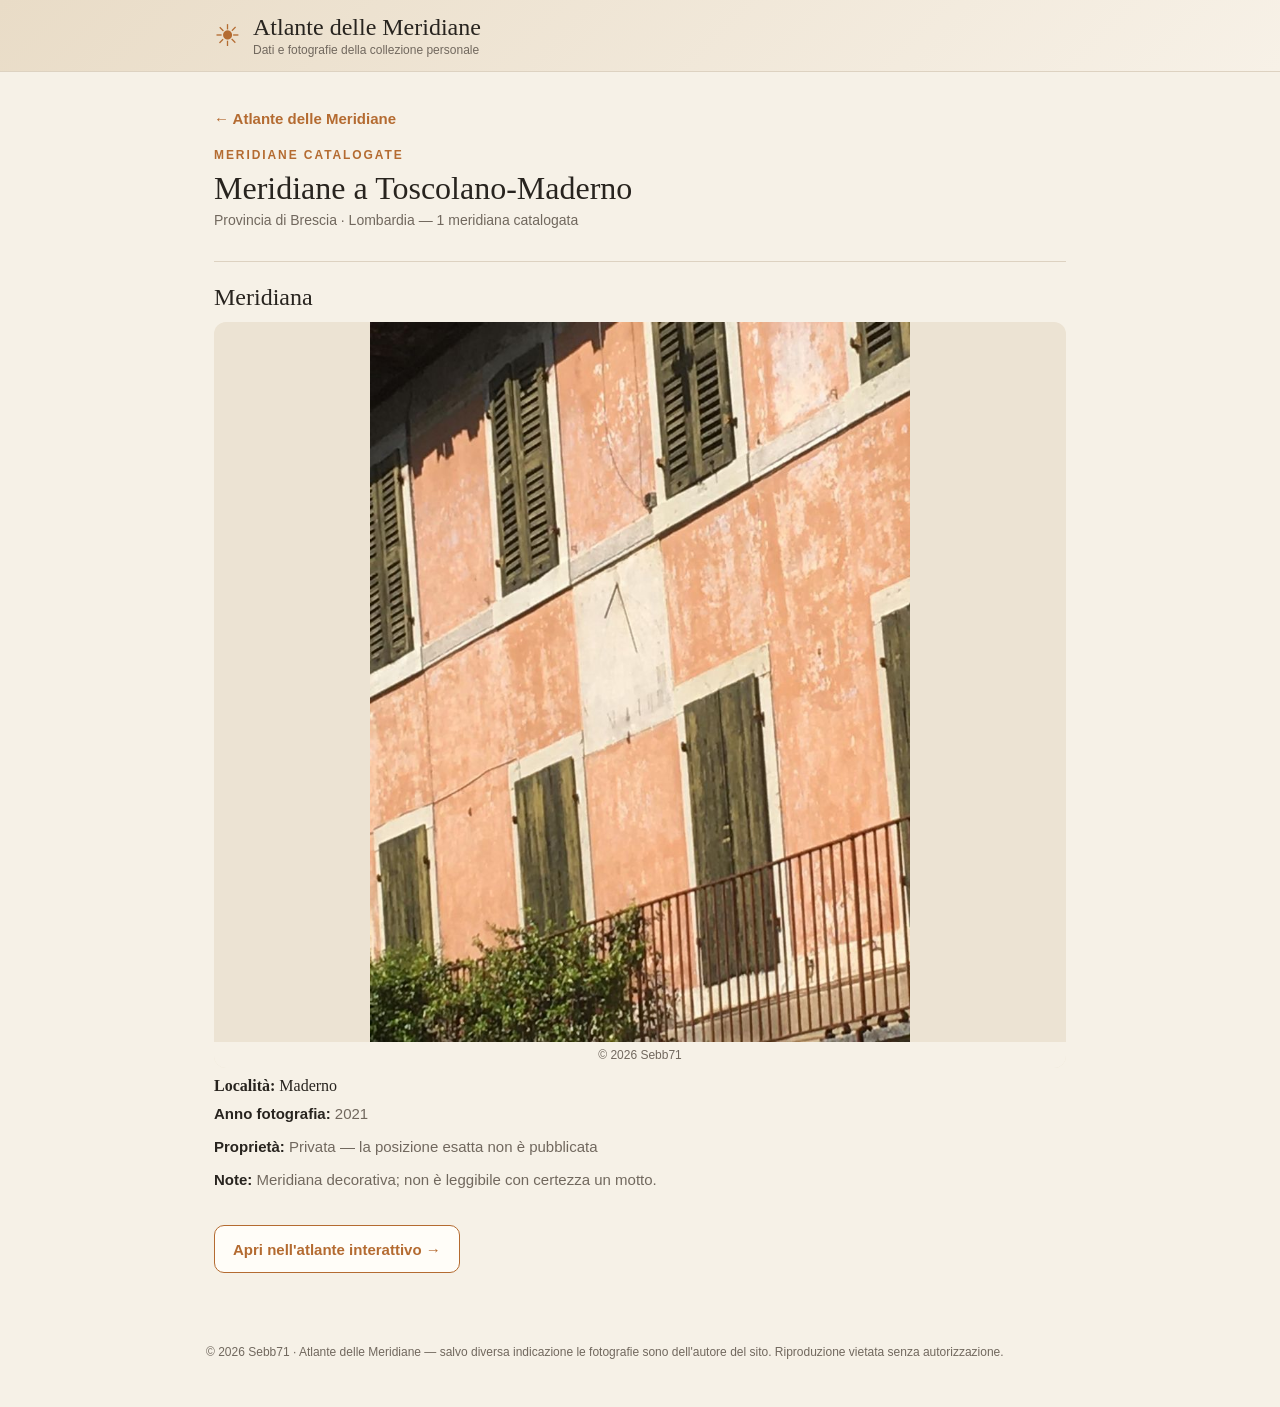
<file: comuni/toscolano-maderno-bs.html>
<!doctype html>
<html lang="it">
<head>
  <meta charset="utf-8">
  <meta name="viewport" content="width=device-width, initial-scale=1">
  <title>Meridiane a Toscolano-Maderno (BS) – Atlante delle Meridiane</title>
  <meta name="description" content="1 meridiana catalogata a Toscolano-Maderno (BS), provincia di Brescia: fotografie, motti e località.">
  <meta name="robots" content="index, follow">
  <link rel="canonical" href="https://sebb71.github.io/meridiane/comuni/toscolano-maderno-bs.html">
  <meta name="theme-color" content="#e9dcc7">
  <meta property="og:type" content="website">
  <meta property="og:locale" content="it_IT">
  <meta property="og:site_name" content="Atlante delle Meridiane">
  <meta property="og:title" content="Meridiane a Toscolano-Maderno (BS) – Atlante delle Meridiane">
  <meta property="og:description" content="1 meridiana catalogata a Toscolano-Maderno (BS), provincia di Brescia: fotografie, motti e località.">
  <meta property="og:url" content="https://sebb71.github.io/meridiane/comuni/toscolano-maderno-bs.html">
  <meta property="og:image" content="https://sebb71.github.io/meridiane/catalogo/medie/meridiana_004.jpg">
  <meta name="twitter:card" content="summary_large_image">
  <script type="application/ld+json">{"@context": "https://schema.org", "@type": "CollectionPage", "name": "Meridiane a Toscolano-Maderno (BS) – Atlante delle Meridiane", "description": "1 meridiana catalogata a Toscolano-Maderno (BS), provincia di Brescia: fotografie, motti e località.", "url": "https://sebb71.github.io/meridiane/comuni/toscolano-maderno-bs.html", "inLanguage": "it", "isPartOf": {"@type": "WebSite", "name": "Atlante delle Meridiane", "url": "https://sebb71.github.io/meridiane/"}}</script>
  <link rel="stylesheet" href="../style.css">
</head>
<body>
  <header class="topbar">
    <a class="brand" href="../index.html" aria-label="Vai all'Atlante delle Meridiane">
      <span class="brand-sun">☀</span>
      <span class="brand-text">
        <strong>Atlante delle Meridiane</strong>
        <small>Dati e fotografie della collezione personale</small>
      </span>
    </a>
  </header>
  <main>
    <a class="back" href="../index.html">← Atlante delle Meridiane</a>
    <p class="eyebrow">MERIDIANE CATALOGATE</p>
    <h1 class="page-title">Meridiane a Toscolano-Maderno</h1>
    <p class="muted">Provincia di Brescia · Lombardia — 1 meridiana catalogata</p>
    <article class="sundial-card" id="meridiana-4"><h2>Meridiana</h2><figure class="sundial-figure"><img src="../catalogo/medie/meridiana_004.jpg" alt="Meridiana a Toscolano-Maderno, Maderno" width="768" height="1024"><figcaption>© 2026 Sebb71</figcaption></figure><div class="detail-locality"><strong>Località:</strong> Maderno</div><div class="meta"><div><strong>Anno fotografia:</strong> 2021</div><div><strong>Proprietà:</strong> Privata — la posizione esatta non è pubblicata</div><div><strong>Note:</strong> Meridiana decorativa; non è leggibile con certezza un motto.</div></div></article>
    <p class="page-cta"><a class="cta-btn" href="../index.html#c=toscolano-maderno-bs">Apri nell'atlante interattivo →</a></p>
  </main>
  <footer>
    <p>© 2026 Sebb71 · Atlante delle Meridiane — salvo diversa indicazione le fotografie sono dell'autore del sito. Riproduzione vietata senza autorizzazione.</p>
  </footer>
</body>
</html>
</file>
<file: style.css>
* { box-sizing: border-box; }
:root {
  --ink: #28241f;
  --muted: #71685e;
  --paper: #f6f1e7;
  --card: #fffdf8;
  --accent: #b46b31;
  --line: #ddd2c1;
}
html { -webkit-text-size-adjust: 100%; }
body {
  margin: 0;
  color: var(--ink);
  background: var(--paper);
  font-family: Georgia, "Times New Roman", serif;
  line-height: 1.45;
}
[hidden] { display: none !important; }
a { color: var(--accent); }
.muted { color: var(--muted); font: 14px/1.5 Arial, sans-serif; margin: 0; }
.eyebrow {
  display: block;
  margin: 0 0 8px;
  color: var(--accent);
  font: 700 12px/1.2 Arial, sans-serif;
  letter-spacing: .16em;
}
.eyebrow.light { color: #f3d9bd; margin-bottom: 4px; }

/* --- barra in alto --- */
.topbar {
  position: sticky; top: 0; z-index: 1000;
  background: linear-gradient(135deg, #e9dcc7, #f7f1e7);
  border-bottom: 1px solid var(--line);
}
.brand {
  display: flex; align-items: center; gap: 12px;
  max-width: 900px; margin: auto; padding: 10px 16px;
  color: var(--ink); text-decoration: none;
}
.brand-sun { font-size: 30px; line-height: 1; color: var(--accent); }
.brand-text strong, .brand-text h1 { display: block; margin: 0; font-size: 20px; font-weight: 500; line-height: 1.1; }
.brand-text small { display: block; color: var(--muted); font: 12px Arial, sans-serif; margin-top: 3px; }

main { max-width: 900px; margin: auto; padding: 14px 16px 30px; }

/* --- foto casuale --- */
.featured { position: relative; margin: 0 0 22px; }
.featured-photo {
  position: relative; display: block; overflow: hidden;
  border-radius: 14px; background: #d9ccb6;
  aspect-ratio: 4 / 3; max-height: 70vh; width: 100%;
  text-decoration: none; color: #fff;
  box-shadow: 0 6px 22px #00000026;
}
.featured-photo img { width: 100%; height: 100%; object-fit: cover; display: block; }
.featured-photo figcaption {
  position: absolute; left: 0; right: 0; bottom: 0;
  padding: 46px 16px 14px;
  background: linear-gradient(transparent, #000000bb);
  display: flex; flex-direction: column;
}
.featured-title { font-size: 26px; line-height: 1.1; }
.featured-cta { margin-top: 6px; font: 13px Arial, sans-serif; opacity: .9; }
.shuffle {
  position: absolute; top: 10px; right: 10px;
  min-height: 40px; padding: 0 14px;
  border: 0; border-radius: 999px;
  background: #fffdf8ee; color: var(--ink);
  font: 600 14px Arial, sans-serif;
  box-shadow: 0 2px 8px #0000003a;
  cursor: pointer;
}

/* --- ricerca --- */
input, button { font: 16px Arial, sans-serif; }   /* 16px: evita lo zoom automatico su iPhone */
#search {
  width: 100%; min-height: 52px;
  border: 1px solid var(--line); border-radius: 12px;
  background: var(--card); color: var(--ink);
  padding: 0 16px;
}
#search:focus { outline: 2px solid var(--accent); outline-offset: 1px; }
.comuni-list, .sundial-list { list-style: none; margin: 12px 0 0; padding: 0; display: grid; gap: 8px; }
.comune-btn, .sundial-btn {
  width: 100%; min-height: 56px;
  display: flex; align-items: center; gap: 12px;
  padding: 8px 14px;
  border: 1px solid var(--line); border-radius: 12px;
  background: var(--card); color: var(--ink);
  text-align: left; text-decoration: none; cursor: pointer;
}
.comune-btn:hover, .sundial-btn:hover, .comune-btn:active, .sundial-btn:active { border-color: var(--accent); }
.comune-name { flex: 1; font-size: 18px; }
.badge {
  min-width: 30px; padding: 3px 10px; text-align: center;
  border-radius: 999px; background: #f2e9db; color: var(--accent);
  font: 700 13px Arial, sans-serif;
}
.chev { color: var(--muted); font-size: 22px; line-height: 1; }

/* --- elenco meridiane --- */
h2 { margin: 0 0 4px; font-size: 32px; font-weight: 500; line-height: 1.1; }
.back {
  display: inline-flex; align-items: center; min-height: 44px;
  margin-bottom: 8px; font: 600 15px Arial, sans-serif; text-decoration: none;
}
.sundial-btn { padding: 8px; }
.sundial-btn img {
  width: 76px; height: 76px; flex: none;
  object-fit: cover; border-radius: 8px; background: #e6dccb;
}
.sundial-info { flex: 1; min-width: 0; display: flex; flex-direction: column; gap: 2px; }
.sundial-info strong { font-size: 18px; font-weight: 500; }
.sundial-info span { color: var(--muted); font: 13px Arial, sans-serif; }

/* --- scheda --- */
.photo-wrap {
  display: block; margin: 0 -16px;       /* foto a tutta larghezza su telefono */
  background: #ece3d3;
}
.photo-wrap img {
  display: block; width: 100%; height: auto; max-height: 75vh; object-fit: contain; margin: auto;
}
.photo-hint { margin: 6px 0 0; text-align: center; color: var(--muted); font: 12px Arial, sans-serif; }
.detail-body { padding-top: 16px; }
.detail-locality { margin: 6px 0 4px; font-size: 16px; }
.motto {
  margin: 18px 0; padding: 14px 16px;
  border-left: 3px solid var(--accent); background: #f2e9db;
  font-style: italic; font-size: 21px;
}
.meta { display: grid; gap: 10px; font: 15px/1.55 Arial, sans-serif; color: var(--muted); }
.meta strong { color: var(--ink); }
.pager { display: grid; grid-template-columns: 1fr 1fr; gap: 10px; margin-top: 22px; }
.pager a {
  display: flex; align-items: center; justify-content: center; min-height: 48px;
  border: 1px solid var(--line); border-radius: 10px; background: var(--card);
  text-decoration: none; font: 600 15px Arial, sans-serif;
}
.pager a.disabled { visibility: hidden; }

/* --- mappa in fondo --- */
.map-section { margin-top: 36px; padding-top: 22px; border-top: 1px solid var(--line); }
.map-section h3 { margin: 0 0 4px; font-size: 24px; font-weight: 500; }
#map {
  height: 380px; margin-top: 12px;
  border: 1px solid var(--line); border-radius: 12px; overflow: hidden;
}
.sundial-marker {
  background: transparent; border: 0;
  font-size: 26px; line-height: 34px; text-align: center;
  filter: drop-shadow(0 1px 2px rgba(0,0,0,.35));
}

footer { max-width: 900px; margin: auto; padding: 10px 16px 36px; color: var(--muted); font: 12px Arial, sans-serif; }

/* --- schermi più larghi --- */
@media (min-width: 700px) {
  main { padding: 24px 24px 50px; }
  .brand { padding: 14px 24px; }
  .brand-text strong, .brand-text h1 { font-size: 24px; }
  .featured-photo { aspect-ratio: 16 / 9; }
  .featured-title { font-size: 34px; }
  .photo-wrap { margin: 0; border-radius: 12px; overflow: hidden; }
  .comuni-list { grid-template-columns: 1fr 1fr; }
  #map { height: 460px; }
}

/* Foto casuale: mostrata intera, senza tagli */
.featured-photo { aspect-ratio: auto; max-height: none; background: #ece3d3; }
.featured-photo img { width: 100%; height: auto; max-height: 70vh; object-fit: contain; margin: auto; }
@media (min-width: 700px) { .featured-photo { aspect-ratio: auto; } }

/* Ricerca comuni con suggerimenti + elenco a tendina */
.browse-label { margin-top: 22px; }
#browse {
  width: 100%; min-height: 52px; padding: 0 12px;
  border: 1px solid var(--line); border-radius: 12px;
  background: var(--card); color: var(--ink);
  font: 16px Arial, sans-serif;
}
.comune-name small { display: block; color: var(--muted); font: 13px Arial, sans-serif; margin-top: 1px; }
.comuni-list:empty { display: none; }
.more { margin: 4px 2px 0; }

/* Credito sotto le foto */
.photo-credit { margin: 6px 0 0; text-align: center; color: var(--muted); font: 12px Arial, sans-serif; }

/* Elenco di tutti i comuni (link alle pagine, utile anche ai motori di ricerca) */
.all-comuni { margin-top: 26px; font: 14px/1.5 Arial, sans-serif; color: var(--muted); }
.all-comuni summary { cursor: pointer; min-height: 40px; display: flex; align-items: center; font-weight: 600; }
.all-comuni ul { list-style: none; margin: 8px 0 0; padding: 0; columns: 2 170px; }
.all-comuni li { margin: 0; padding: 3px 0; break-inside: avoid; }

/* Mappa: gruppi di marker nei colori del sito */
.marker-cluster-small, .marker-cluster-medium, .marker-cluster-large { background-color: rgba(180, 107, 49, .35); }
.marker-cluster-small div, .marker-cluster-medium div, .marker-cluster-large div {
  background-color: rgba(180, 107, 49, .9); color: #fff; font: 700 13px Arial, sans-serif;
}

/* Pagine dei comuni (comuni/*.html) */
.page-title { margin: 0 0 4px; font-size: 32px; font-weight: 500; line-height: 1.1; }
.sundial-card { margin: 30px 0 0; padding-top: 22px; border-top: 1px solid var(--line); }
.sundial-card h2 { font-size: 24px; }
.sundial-figure { margin: 12px -16px 0; background: #ece3d3; }
.sundial-figure img { display: block; width: 100%; height: auto; max-height: 80vh; object-fit: contain; margin: auto; }
.sundial-figure figcaption { padding: 6px 16px 0; text-align: center; color: var(--muted); font: 12px Arial, sans-serif; background: var(--paper); }
.page-cta { margin: 34px 0 0; }
.cta-btn {
  display: inline-flex; align-items: center; min-height: 48px; padding: 0 18px;
  border: 1px solid var(--accent); border-radius: 10px; background: var(--card);
  font: 600 15px Arial, sans-serif; text-decoration: none;
}
@media (min-width: 700px) {
  .sundial-figure { margin: 12px 0 0; border-radius: 12px; overflow: hidden; }
  .sundial-figure figcaption { padding-bottom: 6px; }
}
</file>
